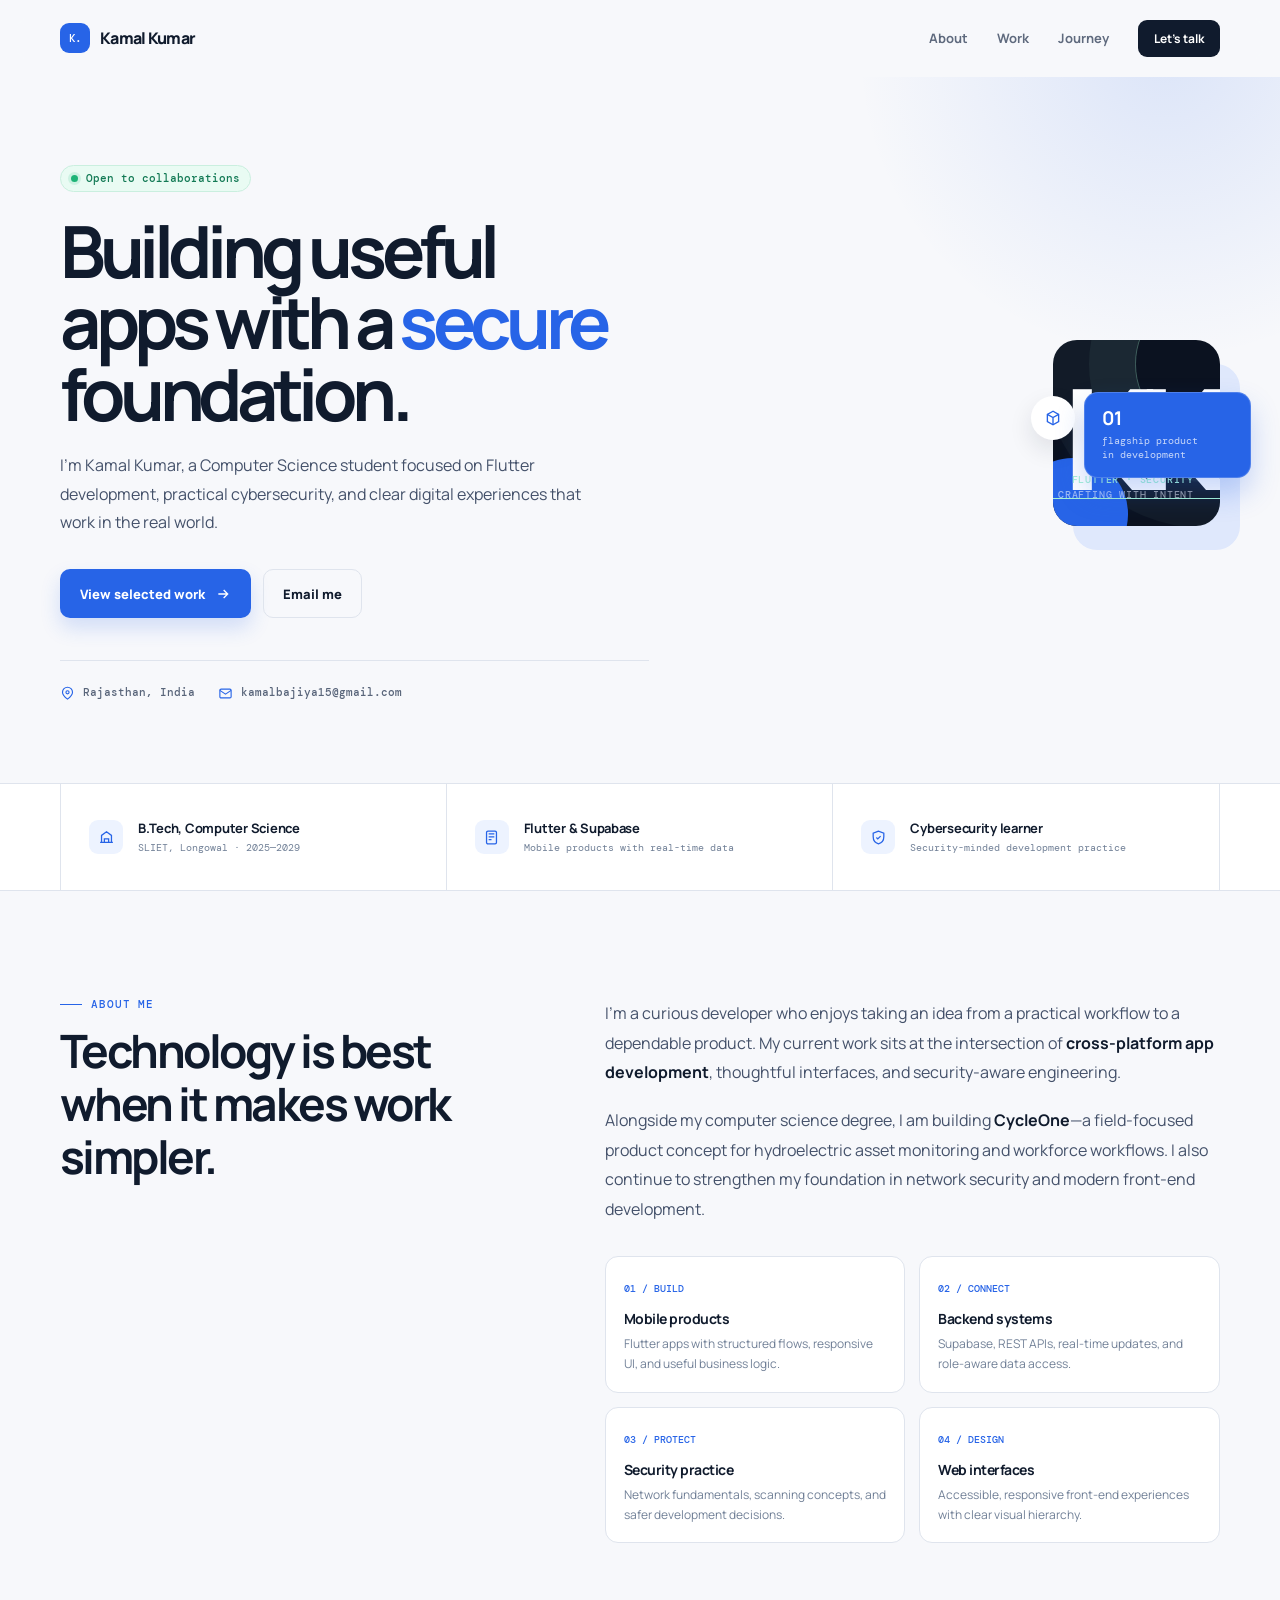
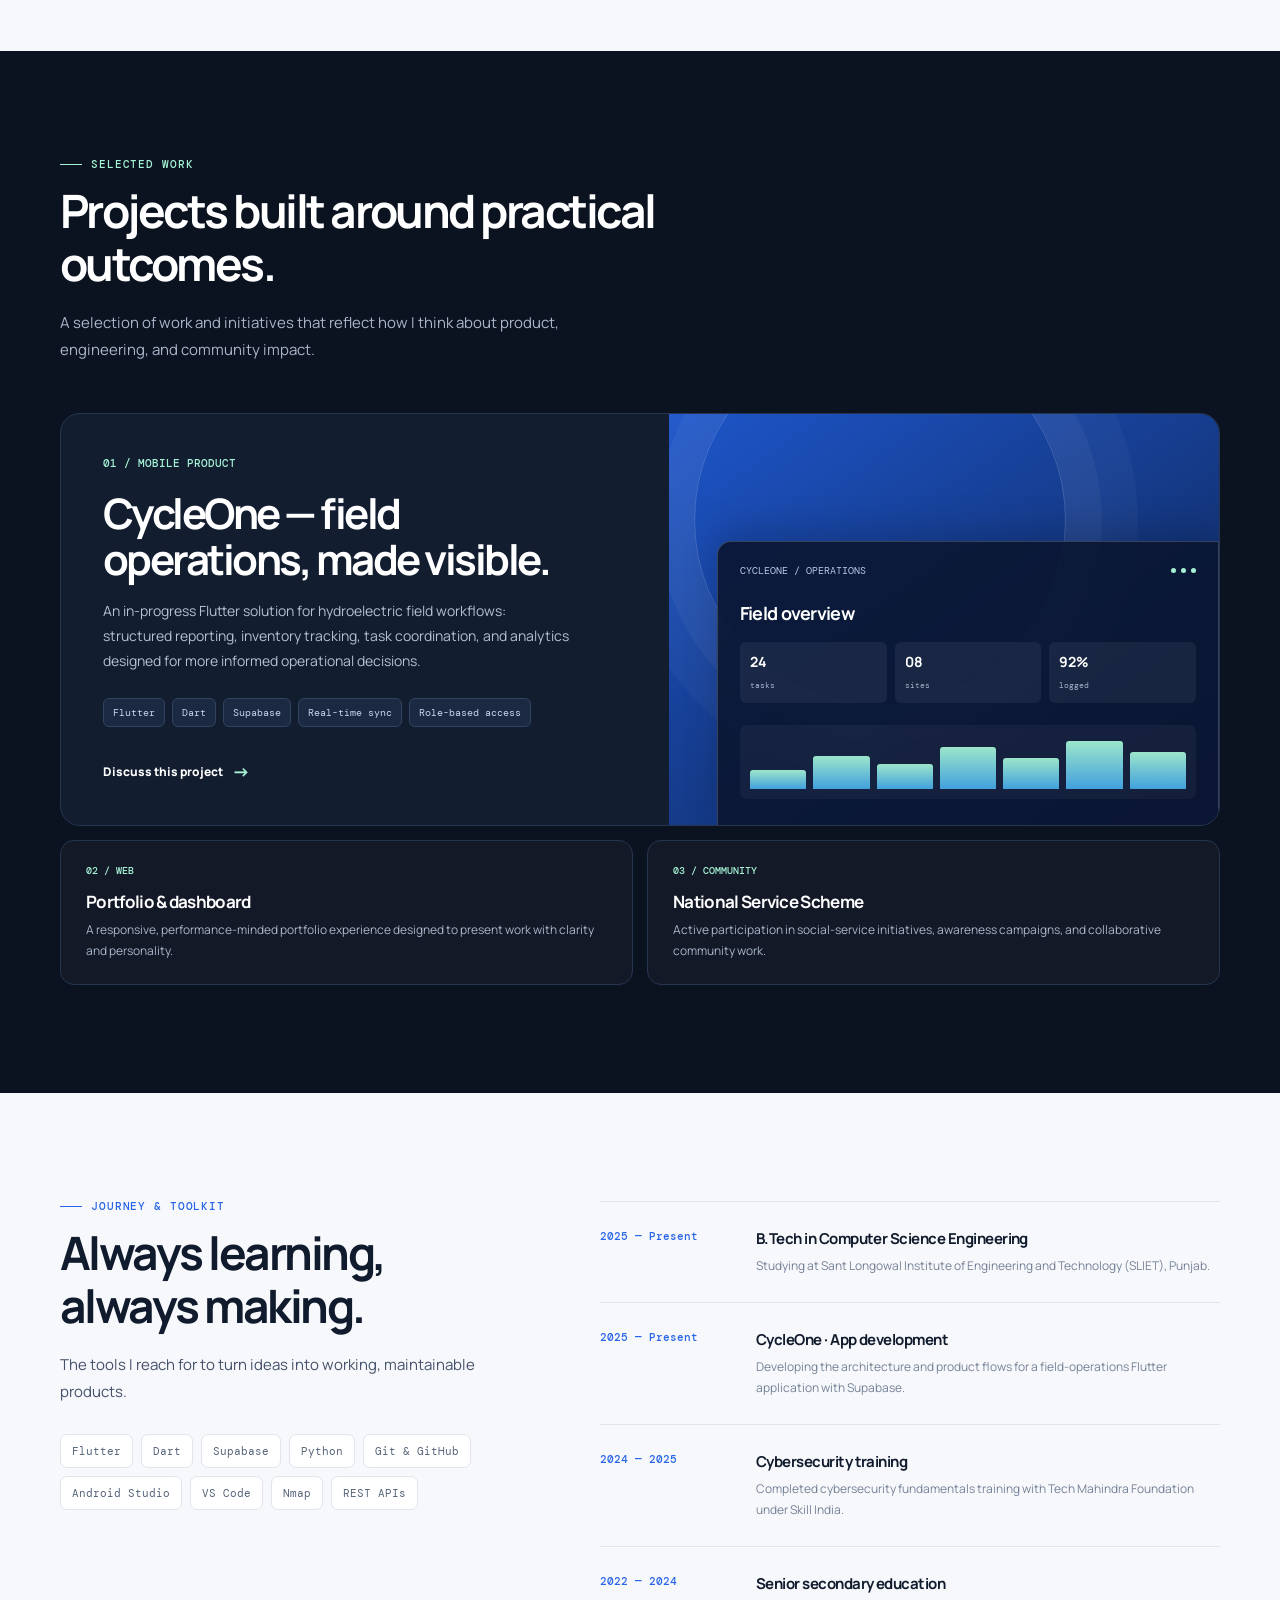
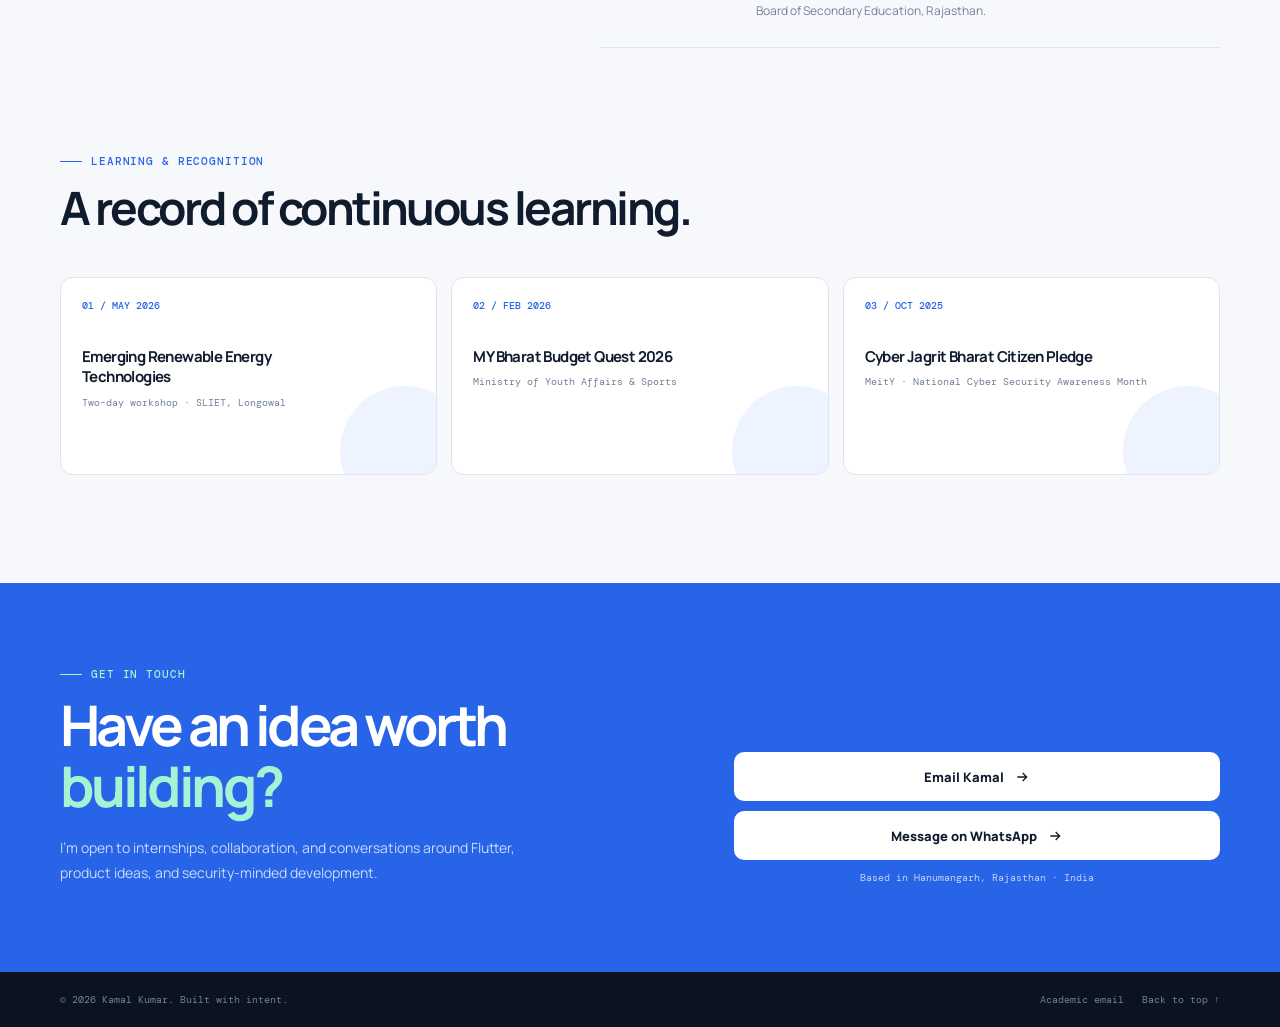
<file: index.html>
<!doctype html>
<html lang="en">
<head>
  <meta charset="UTF-8">
  <meta name="viewport" content="width=device-width, initial-scale=1.0">
  <meta name="description" content="Kamal Kumar is a Computer Science student building reliable Flutter applications and secure digital experiences.">
  <meta name="theme-color" content="#0b1220">
  <title>Kamal Kumar — Flutter Developer & Cybersecurity Learner</title>
  <link rel="preconnect" href="https://fonts.googleapis.com">
  <link rel="preconnect" href="https://fonts.gstatic.com" crossorigin>
  <link href="https://fonts.googleapis.com/css2?family=DM+Mono:wght@400;500&family=Manrope:wght@400;500;600;700;800&display=swap" rel="stylesheet">
  <style>
    :root {
      --ink: #101b2d;
      --ink-soft: #44516a;
      --paper: #f7f8fb;
      --white: #fff;
      --line: #dfe4ed;
      --blue: #2764e7;
      --blue-deep: #1743ae;
      --mint: #a5f2d4;
      --navy: #0b1220;
      --mono: "DM Mono", monospace;
      --sans: "Manrope", sans-serif;
    }

    * { box-sizing: border-box; }
    html { scroll-behavior: smooth; }
    body {
      margin: 0;
      color: var(--ink);
      background: var(--paper);
      font-family: var(--sans);
      -webkit-font-smoothing: antialiased;
    }
    a { color: inherit; text-decoration: none; }
    button, input, textarea { font: inherit; }
    button { cursor: pointer; }
    ::selection { color: #fff; background: var(--blue); }

    .container { width: min(1160px, calc(100% - 48px)); margin: 0 auto; }
    .eyebrow {
      display: flex;
      align-items: center;
      gap: 9px;
      margin: 0 0 15px;
      color: var(--blue);
      font: 500 11px/1 var(--mono);
      letter-spacing: .08em;
      text-transform: uppercase;
    }
    .eyebrow::before { width: 22px; height: 1px; content: ""; background: currentColor; }
    .section-heading { max-width: 650px; margin: 0; font-size: clamp(29px, 4vw, 46px); line-height: 1.15; letter-spacing: -.055em; }
    .section-copy { max-width: 530px; margin: 18px 0 0; color: var(--ink-soft); font-size: 15px; line-height: 1.8; }

    .site-header {
      position: sticky;
      z-index: 20;
      top: 0;
      background: rgba(247, 248, 251, .86);
      border-bottom: 1px solid transparent;
      backdrop-filter: blur(14px);
      transition: border-color .2s, box-shadow .2s;
    }
    .site-header.scrolled { border-color: var(--line); box-shadow: 0 4px 24px rgba(16, 27, 45, .04); }
    .nav { display: flex; align-items: center; justify-content: space-between; height: 76px; }
    .brand { display: inline-flex; align-items: center; gap: 10px; font-weight: 800; letter-spacing: -.045em; }
    .brand-mark { display: grid; width: 30px; height: 30px; place-items: center; color: #fff; background: var(--blue); border-radius: 9px; font: 500 11px/1 var(--mono); letter-spacing: -.12em; }
    .nav-links { display: flex; gap: 29px; align-items: center; color: #5f6a7e; font-size: 13px; font-weight: 700; }
    .nav-links a { transition: color .2s; }
    .nav-links a:hover { color: var(--blue); }
    .nav-cta { padding: 10px 16px; color: #fff; background: var(--ink); border-radius: 9px; font-size: 12px; font-weight: 700; transition: transform .2s, background .2s; }
    .nav-cta:hover { background: var(--blue); transform: translateY(-1px); }
    .menu-button { display: none; padding: 7px; color: var(--ink); background: transparent; border: 0; }
    .menu-button svg { display: block; }

    .hero { position: relative; overflow: hidden; padding: 88px 0 82px; }
    .hero::after { position: absolute; z-index: -1; top: -350px; right: -210px; width: 650px; height: 650px; content: ""; background: radial-gradient(circle, rgba(39,100,231,.13), rgba(39,100,231,0) 67%); pointer-events: none; }
    .hero-grid { display: grid; grid-template-columns: 1.08fr .92fr; gap: 70px; align-items: center; }
    .availability { display: inline-flex; align-items: center; gap: 8px; padding: 7px 10px; color: #137a55; background: #e9fbf3; border: 1px solid #caefdf; border-radius: 100px; font: 500 11px/1 var(--mono); }
    .availability i { display: block; width: 7px; height: 7px; background: #1db477; border-radius: 100%; box-shadow: 0 0 0 3px rgba(29,180,119,.14); }
    h1 { max-width: 680px; margin: 23px 0 22px; font-size: clamp(43px, 5.7vw, 72px); line-height: .99; letter-spacing: -.075em; }
    h1 .accent { color: var(--blue); }
    .hero-copy { max-width: 550px; margin: 0; color: var(--ink-soft); font-size: 16px; line-height: 1.8; }
    .hero-actions { display: flex; gap: 12px; align-items: center; margin-top: 32px; }
    .button { display: inline-flex; gap: 10px; align-items: center; justify-content: center; min-height: 49px; padding: 0 19px; border: 1px solid transparent; border-radius: 10px; font-size: 13px; font-weight: 800; transition: transform .2s, box-shadow .2s, border-color .2s, background .2s; }
    .button svg { width: 16px; height: 16px; }
    .button-primary { color: #fff; background: var(--blue); box-shadow: 0 10px 20px rgba(39,100,231,.18); }
    .button-primary:hover { background: var(--blue-deep); box-shadow: 0 13px 24px rgba(39,100,231,.26); transform: translateY(-2px); }
    .button-secondary { color: var(--ink); background: transparent; border-color: var(--line); }
    .button-secondary:hover { background: #fff; border-color: #bdc8d9; transform: translateY(-2px); }
    .quick-info { display: flex; gap: 23px; margin-top: 42px; padding-top: 24px; border-top: 1px solid var(--line); }
    .quick-item { display: flex; gap: 8px; align-items: center; color: #59657a; font: 500 11px/1.45 var(--mono); }
    .quick-item svg { width: 15px; height: 15px; color: var(--blue); }

    .portrait-wrap { position: relative; max-width: 420px; margin-left: auto; }
    .portrait { position: relative; display: flex; aspect-ratio: .9; align-items: center; justify-content: center; overflow: hidden; color: #fff; background: var(--navy); border-radius: 24px; box-shadow: 20px 24px 0 #dfe8fc; }
    .portrait::before { position: absolute; top: -26%; right: -35%; width: 85%; aspect-ratio: 1; content: ""; border: 1px solid rgba(165,242,212,.34); border-radius: 50%; box-shadow: 0 0 0 46px rgba(165,242,212,.06), 0 0 0 92px rgba(165,242,212,.04); }
    .portrait::after { position: absolute; bottom: -24%; left: -22%; width: 67%; aspect-ratio: 1; content: ""; background: var(--blue); border-radius: 50%; }
    .portrait-initials { position: relative; z-index: 1; padding: 13px 10px 5px; border-bottom: 1px solid var(--mint); font-size: clamp(82px, 12vw, 140px); font-weight: 800; line-height: .8; letter-spacing: -.14em; }
    .portrait-label { position: absolute; z-index: 2; right: 26px; bottom: 24px; color: var(--mint); font: 500 10px/1.5 var(--mono); letter-spacing: .08em; text-align: right; text-transform: uppercase; }
    .portrait-label span { display: block; color: rgba(255,255,255,.55); }
    .orbit-dot { position: absolute; z-index: 3; top: 56px; left: -22px; display: grid; width: 44px; height: 44px; place-items: center; color: var(--blue); background: #fff; border-radius: 50%; box-shadow: 0 10px 25px rgba(16,27,45,.11); }
    .orbit-dot svg { width: 18px; }
    .experience-card { position: absolute; z-index: 3; right: -31px; bottom: 48px; width: 167px; padding: 15px 17px; color: #fff; background: var(--blue); border: 1px solid rgba(255,255,255,.18); border-radius: 14px; box-shadow: 0 15px 28px rgba(39,100,231,.25); }
    .experience-card strong { display: block; font-size: 19px; line-height: 1.1; letter-spacing: -.055em; }
    .experience-card span { display: block; margin-top: 5px; color: rgba(255,255,255,.75); font: 10px/1.4 var(--mono); }

    .credentials { border-top: 1px solid var(--line); border-bottom: 1px solid var(--line); background: #fff; }
    .credentials-inner { display: grid; grid-template-columns: repeat(3, 1fr); }
    .credential { display: flex; gap: 15px; align-items: center; min-height: 106px; padding: 24px 28px; border-right: 1px solid var(--line); }
    .credential:first-child { border-left: 1px solid var(--line); }
    .credential-icon { display: grid; flex: 0 0 auto; width: 34px; height: 34px; place-items: center; color: var(--blue); background: #edf3ff; border-radius: 9px; }
    .credential-icon svg { width: 17px; }
    .credential strong { display: block; font-size: 13px; letter-spacing: -.02em; }
    .credential span { display: block; margin-top: 4px; color: #718097; font: 10px/1.45 var(--mono); }

    section { padding: 108px 0; }
    .intro-layout { display: grid; grid-template-columns: .85fr 1.15fr; gap: 90px; align-items: start; }
    .intro-content > p { margin: 0; color: var(--ink-soft); font-size: 16px; line-height: 1.85; }
    .intro-content > p + p { margin-top: 18px; }
    .intro-content strong { color: var(--ink); }
    .skills { display: grid; grid-template-columns: repeat(2, 1fr); gap: 14px; margin-top: 32px; }
    .skill { padding: 18px; background: #fff; border: 1px solid var(--line); border-radius: 13px; transition: transform .2s, box-shadow .2s; }
    .skill:hover { box-shadow: 0 14px 27px rgba(16,27,45,.06); transform: translateY(-3px); }
    .skill-index { color: var(--blue); font: 500 10px var(--mono); }
    .skill h3 { margin: 12px 0 6px; font-size: 14px; letter-spacing: -.035em; }
    .skill p { margin: 0; color: #718097; font-size: 12px; line-height: 1.65; }

    .work { background: var(--navy); color: #fff; }
    .work .eyebrow { color: var(--mint); }
    .work .section-heading { color: #fff; }
    .work .section-copy { color: #aab6ca; }
    .project-feature { display: grid; grid-template-columns: 1.05fr .95fr; gap: 0; margin-top: 50px; overflow: hidden; background: #121d30; border: 1px solid #263650; border-radius: 20px; }
    .project-content { padding: 42px; }
    .project-number { color: var(--mint); font: 500 11px var(--mono); }
    .project-content h3 { max-width: 470px; margin: 20px 0 15px; font-size: clamp(28px, 3.5vw, 42px); line-height: 1.1; letter-spacing: -.06em; }
    .project-content p { max-width: 470px; margin: 0; color: #b4c0d3; font-size: 14px; line-height: 1.8; }
    .tags { display: flex; flex-wrap: wrap; gap: 7px; margin-top: 25px; }
    .tag { padding: 7px 9px; color: #c7d5ed; background: #1b2a42; border: 1px solid #31445f; border-radius: 6px; font: 10px var(--mono); }
    .project-link { display: inline-flex; gap: 9px; align-items: center; margin-top: 32px; color: #fff; font-size: 12px; font-weight: 800; }
    .project-link::after { content: "→"; color: var(--mint); font-size: 18px; transition: transform .2s; }
    .project-link:hover::after { transform: translateX(4px); }
    .project-visual { position: relative; min-height: 385px; overflow: hidden; background: linear-gradient(145deg, #1d55c9, #0e224d); }
    .project-visual::before { position: absolute; top: -80px; left: 25px; width: 370px; height: 370px; content: ""; border: 1px solid rgba(255,255,255,.18); border-radius: 50%; box-shadow: 0 0 0 36px rgba(255,255,255,.04), 0 0 0 72px rgba(255,255,255,.03); }
    .dashboard { position: absolute; right: 0; bottom: 0; left: 48px; height: 284px; padding: 22px; background: rgba(10,22,48,.9); border: 1px solid rgba(255,255,255,.18); border-bottom: 0; border-radius: 14px 0 0 0; box-shadow: 0 -12px 35px rgba(0,0,0,.17); }
    .dash-top { display: flex; align-items: center; justify-content: space-between; color: #b8c6e2; font: 10px var(--mono); }
    .dash-dots { display: flex; gap: 5px; }
    .dash-dots i { display: block; width: 5px; height: 5px; background: #a5f2d4; border-radius: 50%; }
    .dash-title { margin-top: 24px; color: #fff; font-size: 18px; font-weight: 700; letter-spacing: -.04em; }
    .dash-stats { display: grid; grid-template-columns: repeat(3, 1fr); gap: 8px; margin-top: 17px; }
    .dash-stat { padding: 10px; background: rgba(255,255,255,.06); border-radius: 6px; }
    .dash-stat b { display: block; font-size: 14px; }
    .dash-stat span { color: #a5b4ce; font: 8px var(--mono); }
    .chart { display: flex; gap: 7px; align-items: end; height: 74px; margin-top: 22px; padding: 10px; background: rgba(255,255,255,.04); border-radius: 7px; }
    .chart i { display: block; flex: 1; background: linear-gradient(#a5f2d4, #44a9e7); border-radius: 3px 3px 0 0; opacity: .94; }
    .project-grid { display: grid; grid-template-columns: repeat(2, 1fr); gap: 14px; margin-top: 14px; }
    .small-project { padding: 23px 25px; background: rgba(255,255,255,.03); border: 1px solid #263650; border-radius: 14px; }
    .small-project .project-number { font-size: 10px; }
    .small-project h3 { margin: 13px 0 7px; font-size: 17px; letter-spacing: -.04em; }
    .small-project p { margin: 0; color: #aab6ca; font-size: 12px; line-height: 1.7; }

    .journey-grid { display: grid; grid-template-columns: .83fr 1.17fr; gap: 100px; align-items: start; }
    .tool-list { display: flex; flex-wrap: wrap; gap: 8px; margin-top: 29px; }
    .tool { padding: 9px 11px; background: #fff; border: 1px solid var(--line); border-radius: 7px; color: #56647a; font: 11px var(--mono); }
    .timeline { border-top: 1px solid var(--line); }
    .timeline-item { display: grid; grid-template-columns: 130px 1fr; gap: 26px; padding: 26px 0; border-bottom: 1px solid var(--line); }
    .timeline-date { color: var(--blue); font: 500 11px/1.5 var(--mono); }
    .timeline-item h3 { margin: 0 0 7px; font-size: 15px; letter-spacing: -.035em; }
    .timeline-item p { max-width: 500px; margin: 0; color: #748197; font-size: 12px; line-height: 1.7; }

    .certifications { padding-top: 0; }
    .certificate-grid { display: grid; grid-template-columns: repeat(3, 1fr); gap: 14px; margin-top: 42px; }
    .certificate { position: relative; min-height: 198px; padding: 21px; overflow: hidden; background: #fff; border: 1px solid var(--line); border-radius: 13px; }
    .certificate::after { position: absolute; right: -34px; bottom: -42px; width: 130px; height: 130px; content: ""; background: #edf3ff; border-radius: 50%; }
    .certificate-index { position: relative; z-index: 1; color: var(--blue); font: 500 10px var(--mono); }
    .certificate h3 { position: relative; z-index: 1; max-width: 230px; margin: 35px 0 7px; font-size: 15px; line-height: 1.35; letter-spacing: -.04em; }
    .certificate p { position: relative; z-index: 1; margin: 0; color: #738097; font: 10px/1.5 var(--mono); }

    .contact { padding: 86px 0; color: #fff; background: var(--blue); }
    .contact-grid { display: grid; grid-template-columns: 1.1fr .9fr; gap: 80px; align-items: end; }
    .contact .eyebrow { color: var(--mint); }
    .contact h2 { max-width: 640px; margin: 0; color: #fff; font-size: clamp(35px, 4.6vw, 56px); line-height: 1.08; letter-spacing: -.065em; }
    .contact h2 span { color: var(--mint); }
    .contact-copy { max-width: 500px; margin: 19px 0 0; color: rgba(255,255,255,.76); font-size: 14px; line-height: 1.8; }
    .contact-actions { display: flex; flex-direction: column; align-items: stretch; gap: 10px; }
    .contact .button { color: var(--ink); background: #fff; }
    .contact .button:hover { background: var(--mint); }
    .contact-note { color: rgba(255,255,255,.72); font: 10px/1.55 var(--mono); text-align: center; }
    .site-footer { padding: 21px 0; color: #718097; background: var(--navy); }
    .footer-inner { display: flex; align-items: center; justify-content: space-between; font: 10px var(--mono); }
    .footer-links { display: flex; gap: 18px; }
    .footer-links a:hover { color: #fff; }

    .reveal { opacity: 0; transform: translateY(16px); transition: opacity .65s ease, transform .65s ease; }
    .reveal.visible { opacity: 1; transform: translateY(0); }

    @media (max-width: 850px) {
      .nav-links { position: absolute; top: 76px; right: 0; left: 0; display: none; flex-direction: column; gap: 0; align-items: stretch; padding: 12px 24px 20px; background: rgba(247,248,251,.98); border-bottom: 1px solid var(--line); box-shadow: 0 14px 18px rgba(16,27,45,.06); }
      .nav-links.open { display: flex; }
      .nav-links a { padding: 12px 0; }
      .nav-cta { margin-top: 6px; text-align: center; }
      .menu-button { display: block; }
      .hero { padding-top: 62px; }
      .hero-grid, .intro-layout, .journey-grid, .contact-grid { grid-template-columns: 1fr; gap: 52px; }
      .portrait-wrap { width: min(100% - 25px, 380px); margin: 0 auto; }
      .credentials-inner { grid-template-columns: 1fr; }
      .credential, .credential:first-child { min-height: 88px; border-right: 0; border-left: 0; border-bottom: 1px solid var(--line); }
      .credential:last-child { border-bottom: 0; }
      .project-feature { grid-template-columns: 1fr; }
      .project-visual { min-height: 335px; }
      .contact-actions { max-width: 390px; }
    }
    @media (max-width: 560px) {
      .container { width: min(100% - 32px, 1160px); }
      .nav { height: 67px; }
      .nav-links { top: 67px; }
      .hero { padding: 50px 0 62px; }
      h1 { font-size: 45px; }
      .hero-copy { font-size: 14px; }
      .hero-actions, .quick-info { flex-wrap: wrap; }
      .button { min-height: 46px; padding: 0 15px; }
      .quick-info { gap: 13px 19px; }
      .experience-card { right: -13px; bottom: 27px; }
      .orbit-dot { top: 25px; left: -15px; }
      section { padding: 76px 0; }
      .skills, .project-grid, .certificate-grid { grid-template-columns: 1fr; }
      .project-content { padding: 29px 24px; }
      .dashboard { left: 23px; padding: 17px; }
      .dash-title { margin-top: 18px; }
      .timeline-item { grid-template-columns: 1fr; gap: 8px; }
      .footer-inner { gap: 14px; align-items: flex-start; flex-direction: column; }
    }
  </style>
</head>
<body>
  <header class="site-header" id="top">
    <div class="container nav">
      <a class="brand" href="#top" aria-label="Kamal Kumar home"><span class="brand-mark">K.</span> Kamal Kumar</a>
      <button class="menu-button" id="menuButton" aria-label="Open navigation" aria-expanded="false">
        <svg viewBox="0 0 24 24" fill="none" stroke="currentColor" stroke-width="2" aria-hidden="true"><path d="M4 7h16M4 12h16M4 17h16"/></svg>
      </button>
      <nav class="nav-links" id="navLinks" aria-label="Main navigation">
        <a href="#about">About</a>
        <a href="#work">Work</a>
        <a href="#journey">Journey</a>
        <a href="#contact" class="nav-cta">Let's talk</a>
      </nav>
    </div>
  </header>

  <main>
    <section class="hero">
      <div class="container hero-grid">
        <div class="reveal">
          <div class="availability"><i></i> Open to collaborations</div>
          <h1>Building useful apps with a <span class="accent">secure</span> foundation.</h1>
          <p class="hero-copy">I'm Kamal Kumar, a Computer Science student focused on Flutter development, practical cybersecurity, and clear digital experiences that work in the real world.</p>
          <div class="hero-actions">
            <a class="button button-primary" href="#work">View selected work <svg viewBox="0 0 24 24" fill="none" stroke="currentColor" stroke-width="2" aria-hidden="true"><path d="M5 12h14M13 6l6 6-6 6"/></svg></a>
            <a class="button button-secondary" href="mailto:kamalbajiya15@gmail.com">Email me</a>
          </div>
          <div class="quick-info">
            <span class="quick-item"><svg viewBox="0 0 24 24" fill="none" stroke="currentColor" stroke-width="1.8" aria-hidden="true"><path d="M20 10c0 5-8 11-8 11S4 15 4 10a8 8 0 1 1 16 0Z"/><circle cx="12" cy="10" r="2.5"/></svg> Rajasthan, India</span>
            <span class="quick-item"><svg viewBox="0 0 24 24" fill="none" stroke="currentColor" stroke-width="1.8" aria-hidden="true"><rect x="3" y="5" width="18" height="14" rx="2"/><path d="m3 7 9 6 9-6"/></svg> kamalbajiya15@gmail.com</span>
          </div>
        </div>
        <div class="portrait-wrap reveal">
          <div class="orbit-dot" aria-hidden="true"><svg viewBox="0 0 24 24" fill="none" stroke="currentColor" stroke-width="1.8"><path d="M12 3 4.5 7.1v9.8L12 21l7.5-4.1V7.1L12 3Z"/><path d="m4.5 7.1 7.5 4.2 7.5-4.2M12 11.3V21"/></svg></div>
          <div class="portrait">
            <div class="portrait-initials">KK</div>
            <div class="portrait-label">Flutter · Security<span>Crafting with intent</span></div>
          </div>
          <div class="experience-card"><strong>01</strong><span>flagship product<br>in development</span></div>
        </div>
      </div>
    </section>

    <div class="credentials">
      <div class="container credentials-inner">
        <div class="credential">
          <div class="credential-icon"><svg viewBox="0 0 24 24" fill="none" stroke="currentColor" stroke-width="1.8"><path d="M3 19h18M5 19V9l7-5 7 5v10M9 19v-5h6v5"/></svg></div>
          <div><strong>B.Tech, Computer Science</strong><span>SLIET, Longowal · 2025—2029</span></div>
        </div>
        <div class="credential">
          <div class="credential-icon"><svg viewBox="0 0 24 24" fill="none" stroke="currentColor" stroke-width="1.8"><rect x="5" y="3" width="14" height="18" rx="2"/><path d="M8 7h8M8 11h8M8 15h4"/></svg></div>
          <div><strong>Flutter & Supabase</strong><span>Mobile products with real-time data</span></div>
        </div>
        <div class="credential">
          <div class="credential-icon"><svg viewBox="0 0 24 24" fill="none" stroke="currentColor" stroke-width="1.8"><path d="M12 3 4.5 6v5c0 4.6 3.2 8.8 7.5 10 4.3-1.2 7.5-5.4 7.5-10V6L12 3Z"/><path d="m9 12 2 2 4-4"/></svg></div>
          <div><strong>Cybersecurity learner</strong><span>Security-minded development practice</span></div>
        </div>
      </div>
    </div>

    <section id="about">
      <div class="container intro-layout">
        <div class="reveal">
          <p class="eyebrow">About me</p>
          <h2 class="section-heading">Technology is best when it makes work simpler.</h2>
        </div>
        <div class="intro-content reveal">
          <p>I'm a curious developer who enjoys taking an idea from a practical workflow to a dependable product. My current work sits at the intersection of <strong>cross-platform app development</strong>, thoughtful interfaces, and security-aware engineering.</p>
          <p>Alongside my computer science degree, I am building <strong>CycleOne</strong>—a field-focused product concept for hydroelectric asset monitoring and workforce workflows. I also continue to strengthen my foundation in network security and modern front-end development.</p>
          <div class="skills">
            <article class="skill"><span class="skill-index">01 / BUILD</span><h3>Mobile products</h3><p>Flutter apps with structured flows, responsive UI, and useful business logic.</p></article>
            <article class="skill"><span class="skill-index">02 / CONNECT</span><h3>Backend systems</h3><p>Supabase, REST APIs, real-time updates, and role-aware data access.</p></article>
            <article class="skill"><span class="skill-index">03 / PROTECT</span><h3>Security practice</h3><p>Network fundamentals, scanning concepts, and safer development decisions.</p></article>
            <article class="skill"><span class="skill-index">04 / DESIGN</span><h3>Web interfaces</h3><p>Accessible, responsive front-end experiences with clear visual hierarchy.</p></article>
          </div>
        </div>
      </div>
    </section>

    <section class="work" id="work">
      <div class="container">
        <div class="reveal">
          <p class="eyebrow">Selected work</p>
          <h2 class="section-heading">Projects built around practical outcomes.</h2>
          <p class="section-copy">A selection of work and initiatives that reflect how I think about product, engineering, and community impact.</p>
        </div>
        <article class="project-feature reveal">
          <div class="project-content">
            <div class="project-number">01 / MOBILE PRODUCT</div>
            <h3>CycleOne — field operations, made visible.</h3>
            <p>An in-progress Flutter solution for hydroelectric field workflows: structured reporting, inventory tracking, task coordination, and analytics designed for more informed operational decisions.</p>
            <div class="tags"><span class="tag">Flutter</span><span class="tag">Dart</span><span class="tag">Supabase</span><span class="tag">Real-time sync</span><span class="tag">Role-based access</span></div>
            <a class="project-link" href="#contact">Discuss this project</a>
          </div>
          <div class="project-visual" aria-label="Stylised dashboard preview for CycleOne">
            <div class="dashboard">
              <div class="dash-top"><span>CYCLEONE / OPERATIONS</span><span class="dash-dots"><i></i><i></i><i></i></span></div>
              <div class="dash-title">Field overview</div>
              <div class="dash-stats"><div class="dash-stat"><b>24</b><span>tasks</span></div><div class="dash-stat"><b>08</b><span>sites</span></div><div class="dash-stat"><b>92%</b><span>logged</span></div></div>
              <div class="chart"><i style="height:36%"></i><i style="height:62%"></i><i style="height:46%"></i><i style="height:78%"></i><i style="height:57%"></i><i style="height:90%"></i><i style="height:68%"></i></div>
            </div>
          </div>
        </article>
        <div class="project-grid reveal">
          <article class="small-project"><div class="project-number">02 / WEB</div><h3>Portfolio & dashboard</h3><p>A responsive, performance-minded portfolio experience designed to present work with clarity and personality.</p></article>
          <article class="small-project"><div class="project-number">03 / COMMUNITY</div><h3>National Service Scheme</h3><p>Active participation in social-service initiatives, awareness campaigns, and collaborative community work.</p></article>
        </div>
      </div>
    </section>

    <section id="journey">
      <div class="container journey-grid">
        <div class="reveal">
          <p class="eyebrow">Journey & toolkit</p>
          <h2 class="section-heading">Always learning, always making.</h2>
          <p class="section-copy">The tools I reach for to turn ideas into working, maintainable products.</p>
          <div class="tool-list"><span class="tool">Flutter</span><span class="tool">Dart</span><span class="tool">Supabase</span><span class="tool">Python</span><span class="tool">Git & GitHub</span><span class="tool">Android Studio</span><span class="tool">VS Code</span><span class="tool">Nmap</span><span class="tool">REST APIs</span></div>
        </div>
        <div class="timeline reveal">
          <article class="timeline-item"><div class="timeline-date">2025 — Present</div><div><h3>B.Tech in Computer Science Engineering</h3><p>Studying at Sant Longowal Institute of Engineering and Technology (SLIET), Punjab.</p></div></article>
          <article class="timeline-item"><div class="timeline-date">2025 — Present</div><div><h3>CycleOne · App development</h3><p>Developing the architecture and product flows for a field-operations Flutter application with Supabase.</p></div></article>
          <article class="timeline-item"><div class="timeline-date">2024 — 2025</div><div><h3>Cybersecurity training</h3><p>Completed cybersecurity fundamentals training with Tech Mahindra Foundation under Skill India.</p></div></article>
          <article class="timeline-item"><div class="timeline-date">2022 — 2024</div><div><h3>Senior secondary education</h3><p>Board of Secondary Education, Rajasthan.</p></div></article>
        </div>
      </div>
    </section>

    <section class="certifications">
      <div class="container">
        <div class="reveal"><p class="eyebrow">Learning & recognition</p><h2 class="section-heading">A record of continuous learning.</h2></div>
        <div class="certificate-grid reveal">
          <article class="certificate"><div class="certificate-index">01 / MAY 2026</div><h3>Emerging Renewable Energy Technologies</h3><p>Two-day workshop · SLIET, Longowal</p></article>
          <article class="certificate"><div class="certificate-index">02 / FEB 2026</div><h3>MY Bharat Budget Quest 2026</h3><p>Ministry of Youth Affairs & Sports</p></article>
          <article class="certificate"><div class="certificate-index">03 / OCT 2025</div><h3>Cyber Jagrit Bharat Citizen Pledge</h3><p>MeitY · National Cyber Security Awareness Month</p></article>
        </div>
      </div>
    </section>

    <section class="contact" id="contact">
      <div class="container contact-grid">
        <div class="reveal">
          <p class="eyebrow">Get in touch</p>
          <h2>Have an idea worth <span>building?</span></h2>
          <p class="contact-copy">I'm open to internships, collaboration, and conversations around Flutter, product ideas, and security-minded development.</p>
        </div>
        <div class="contact-actions reveal">
          <a class="button" href="mailto:kamalbajiya15@gmail.com?subject=Let's%20work%20together">Email Kamal <svg viewBox="0 0 24 24" fill="none" stroke="currentColor" stroke-width="2" aria-hidden="true"><path d="M5 12h14M13 6l6 6-6 6"/></svg></a>
          <a class="button" href="https://wa.me/919358081082" target="_blank" rel="noopener">Message on WhatsApp <svg viewBox="0 0 24 24" fill="none" stroke="currentColor" stroke-width="2" aria-hidden="true"><path d="M5 12h14M13 6l6 6-6 6"/></svg></a>
          <div class="contact-note">Based in Hanumangarh, Rajasthan · India</div>
        </div>
      </div>
    </section>
  </main>

  <footer class="site-footer">
    <div class="container footer-inner"><span>© <span id="year"></span> Kamal Kumar. Built with intent.</span><div class="footer-links"><a href="mailto:kamal_254034051@sliet.ac.in">Academic email</a><a href="#top">Back to top ↑</a></div></div>
  </footer>

  <script>
    const header = document.querySelector('.site-header');
    const menuButton = document.getElementById('menuButton');
    const navLinks = document.getElementById('navLinks');
    document.getElementById('year').textContent = new Date().getFullYear();

    window.addEventListener('scroll', () => header.classList.toggle('scrolled', window.scrollY > 8), { passive: true });
    menuButton.addEventListener('click', () => {
      const isOpen = navLinks.classList.toggle('open');
      menuButton.setAttribute('aria-expanded', isOpen);
      menuButton.setAttribute('aria-label', isOpen ? 'Close navigation' : 'Open navigation');
    });
    navLinks.querySelectorAll('a').forEach(link => link.addEventListener('click', () => {
      navLinks.classList.remove('open');
      menuButton.setAttribute('aria-expanded', 'false');
      menuButton.setAttribute('aria-label', 'Open navigation');
    }));
    const observer = new IntersectionObserver(entries => entries.forEach(entry => {
      if (entry.isIntersecting) { entry.target.classList.add('visible'); observer.unobserve(entry.target); }
    }), { threshold: .12 });
    document.querySelectorAll('.reveal').forEach(element => observer.observe(element));
  </script>
</body>
</html>
</file>
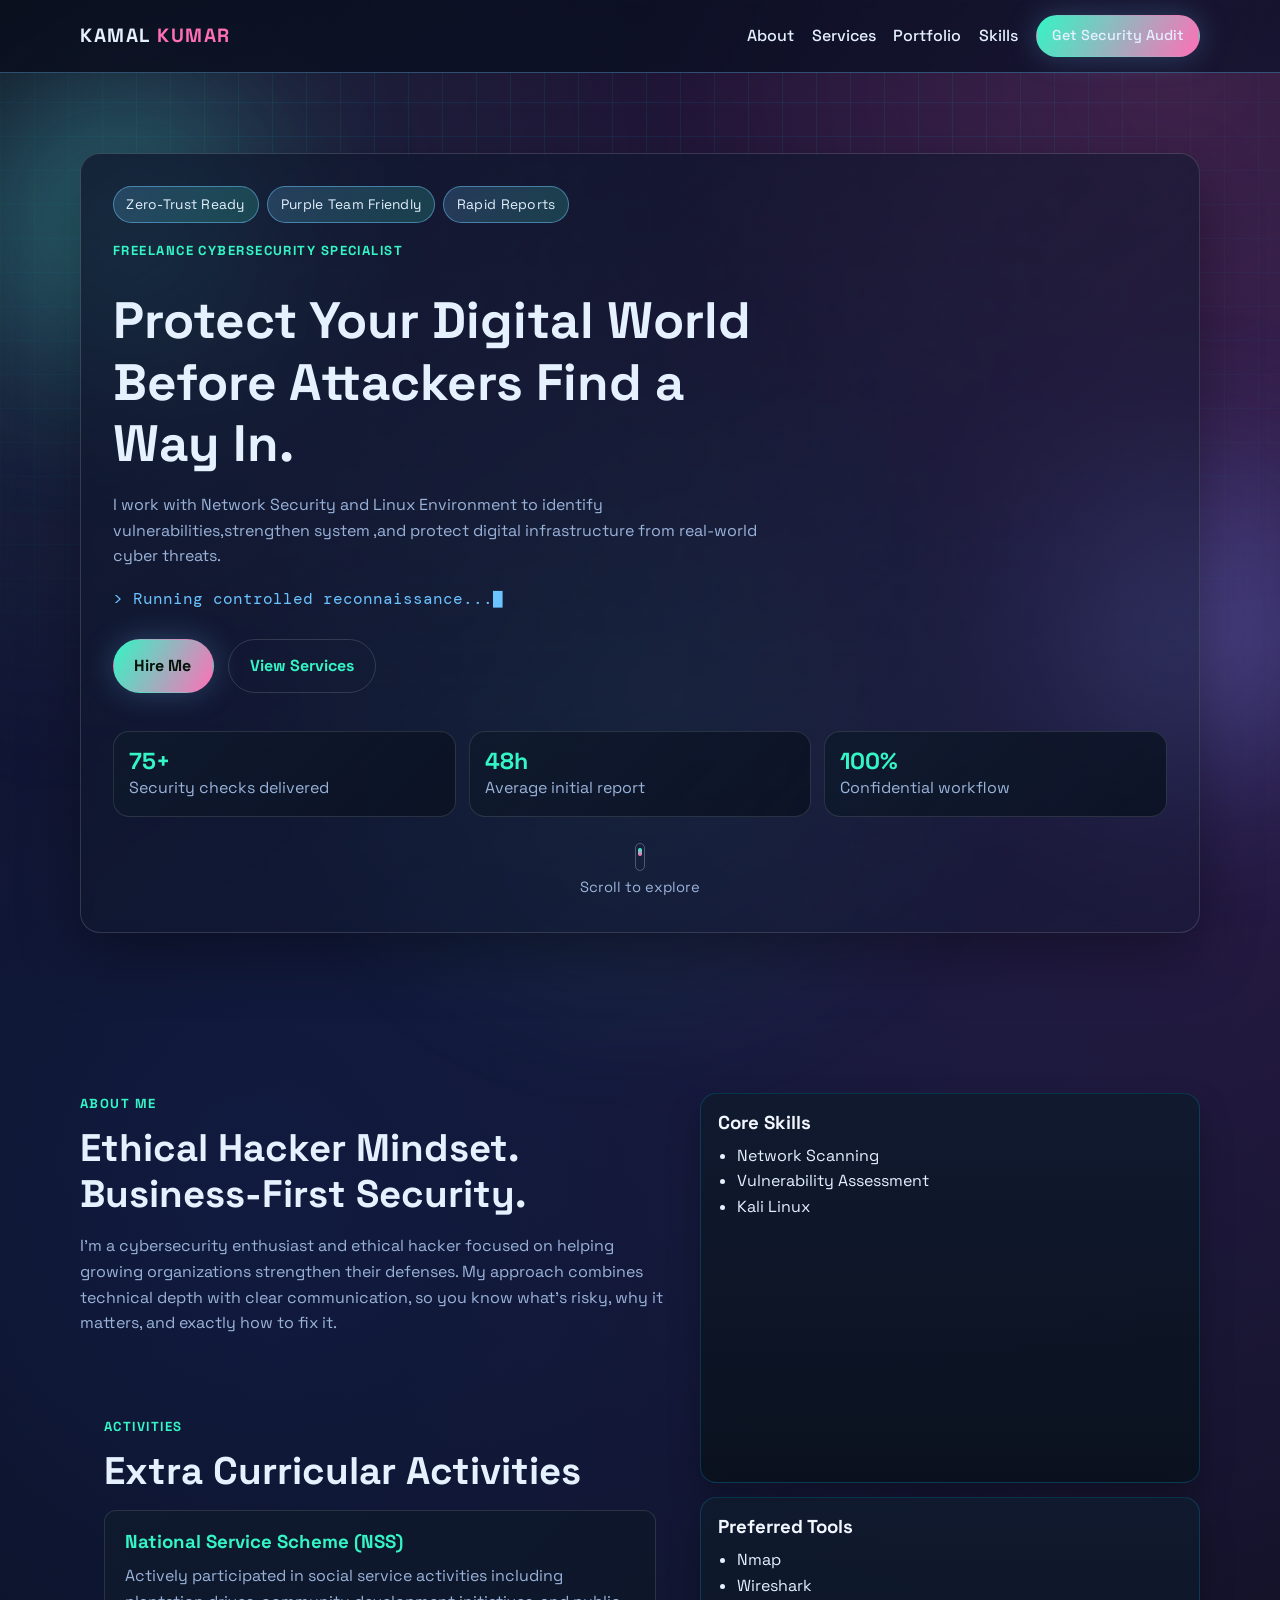
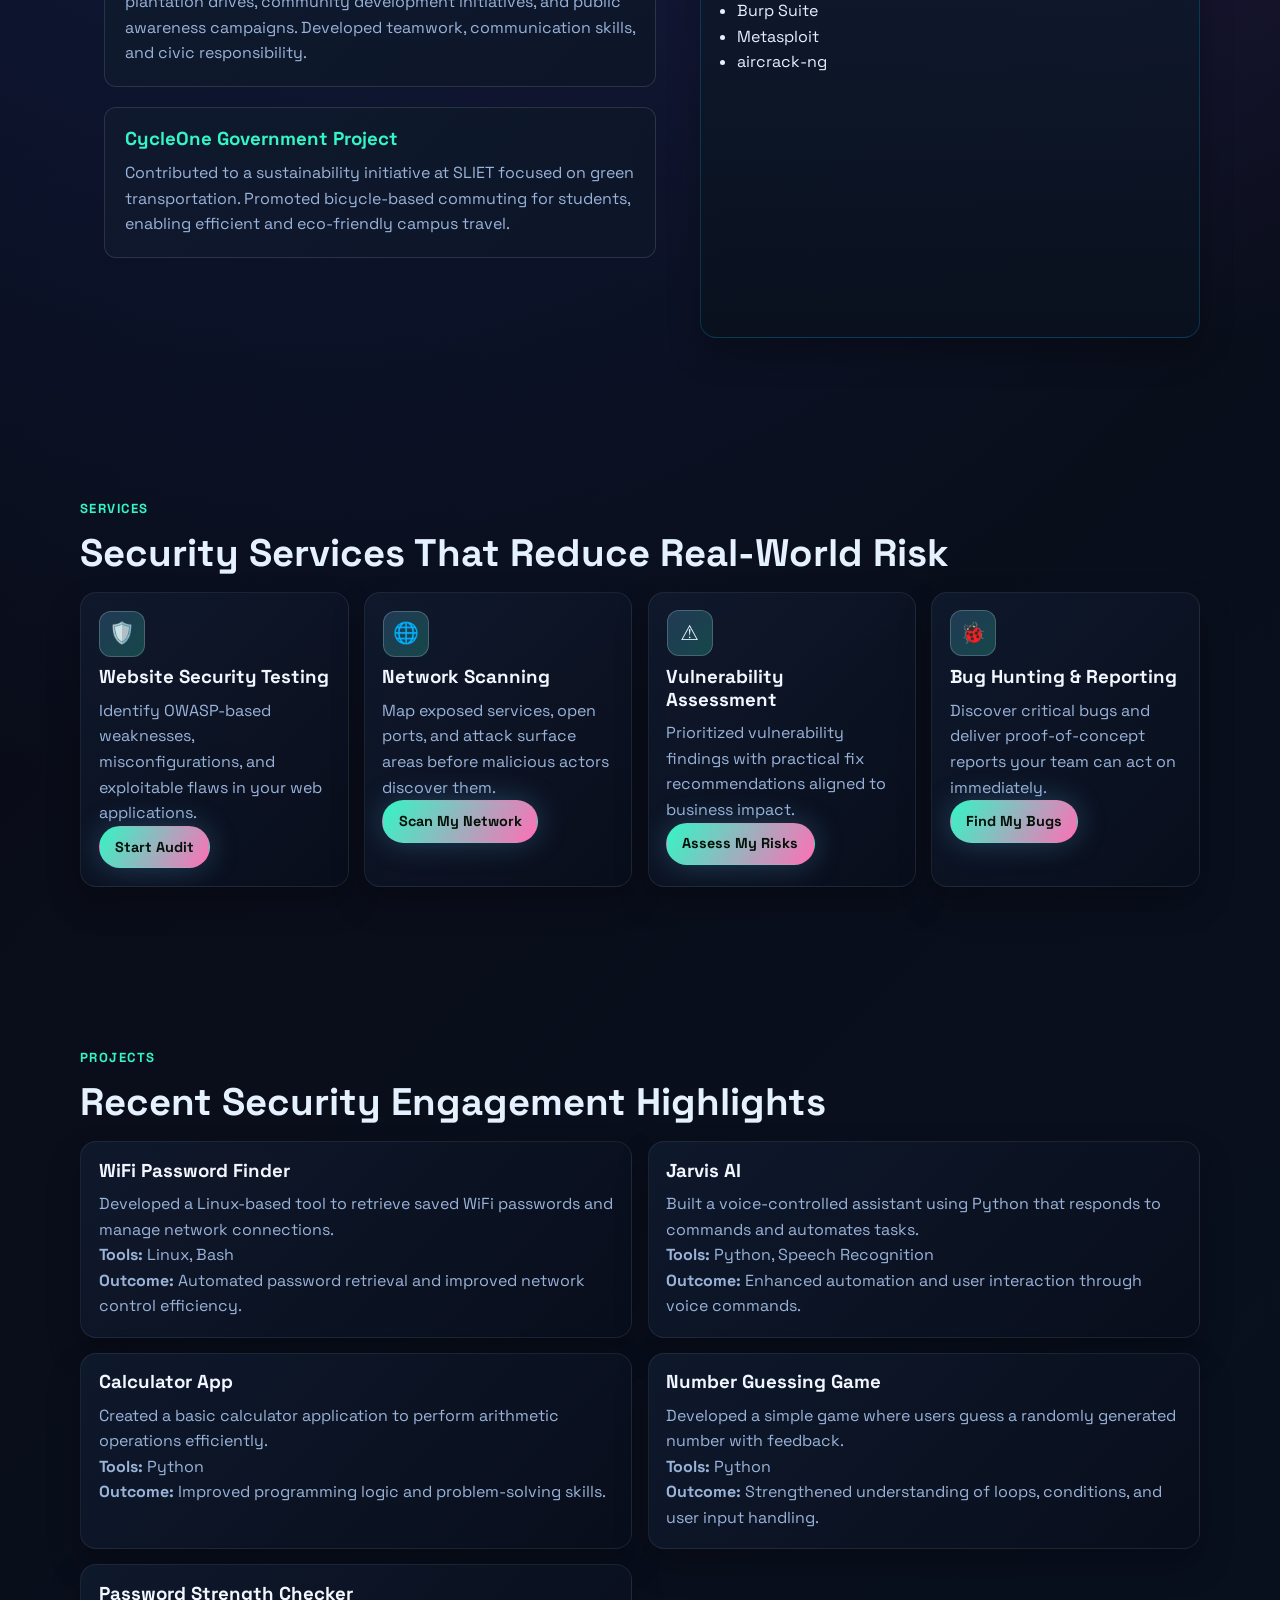
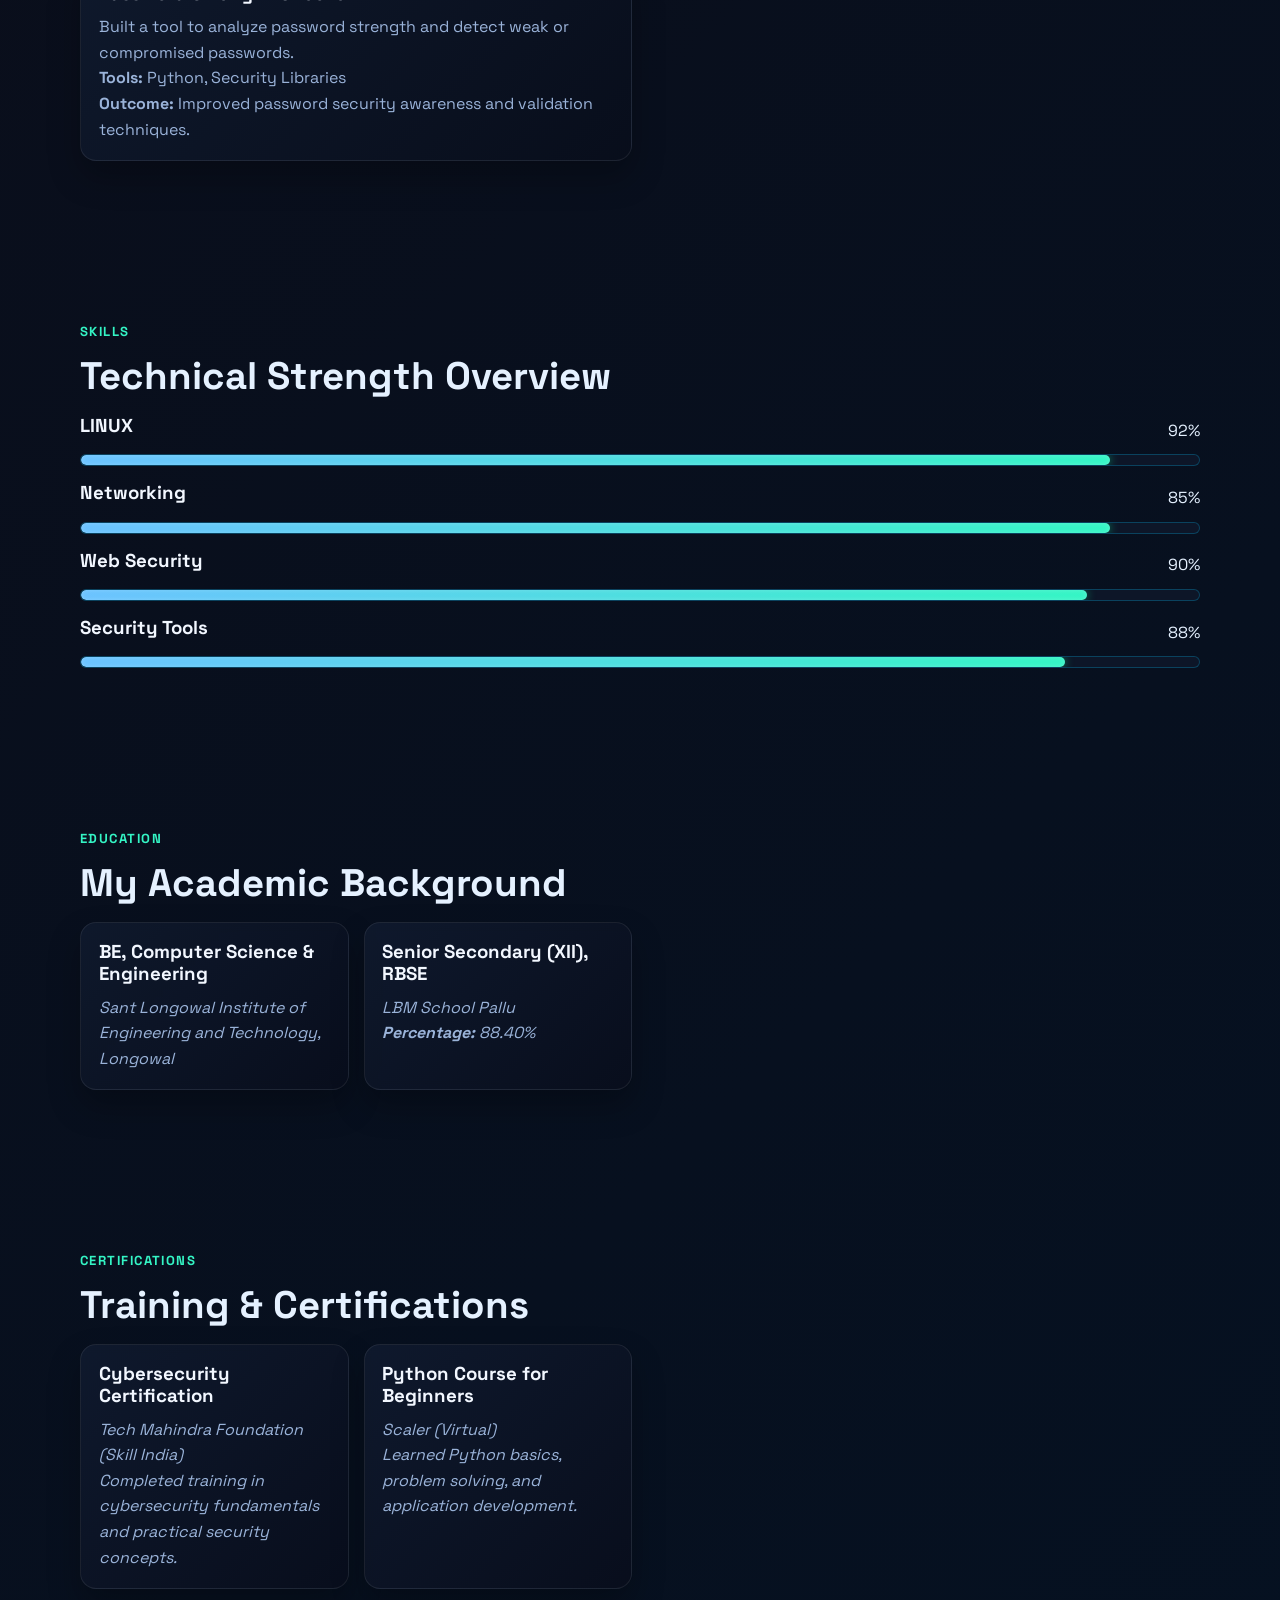
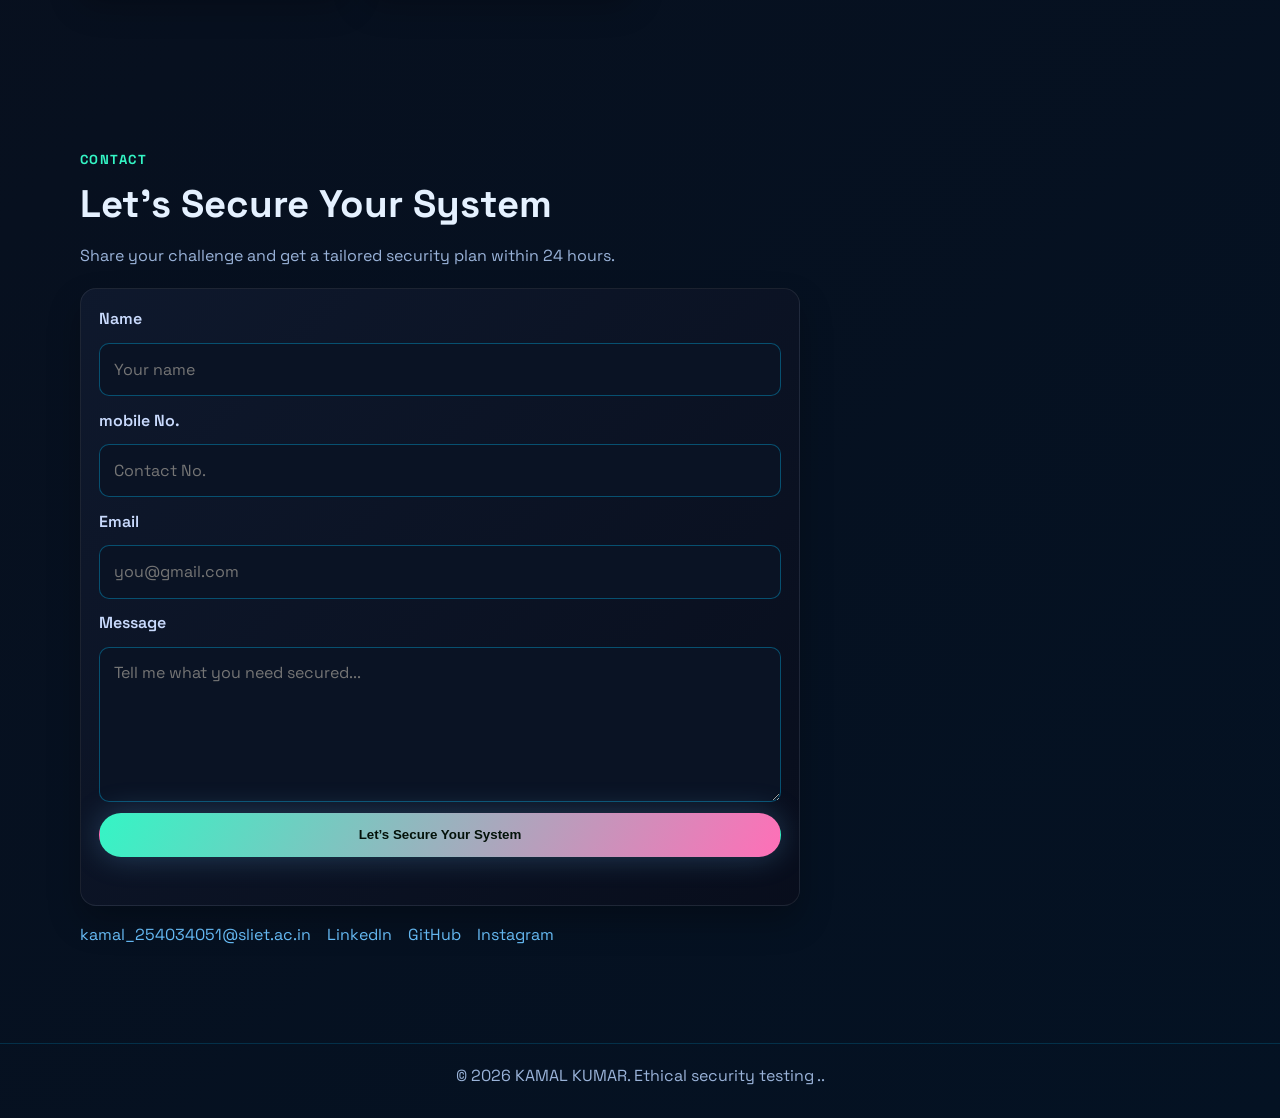
<file: Basic/index.html>
<!DOCTYPE html>
<html lang="en">
<head>
  <meta charset="UTF-8" />
  <meta name="viewport" content="width=device-width, initial-scale=1.0" />
  <meta name="description" content="Cybersecurity freelancer portfolio offering website security testing, network scanning, vulnerability assessments, and bug hunting for startups and small businesses." />
  <meta name="keywords" content="cybersecurity freelancer, security audit, vulnerability assessment, network scanning, website security testing" />
  <meta name="author" content="CipherShield" />
  <title>KAMAL KUMAR | Cybersecurity Freelancer</title>
  <link rel="preconnect" href="https://fonts.googleapis.com" />
  <link rel="preconnect" href="https://fonts.gstatic.com" crossorigin />
  <link href="https://fonts.googleapis.com/css2?family=Space+Grotesk:wght@400;500;600;700&family=DM+Mono:wght@300;400;500&display=swap" rel="stylesheet" />
  <link rel="stylesheet" href="styles.css" />
</head>
<body>
  <div class="bg-grid" aria-hidden="true"></div>
  <div class="orb orb-left" aria-hidden="true"></div>
  <div class="orb orb-right" aria-hidden="true"></div>
  <div class="scanline" aria-hidden="true"></div>

  <header class="site-header">
    <nav class="container nav">
      <a href="#hero" class="logo">KAMAL<span>KUMAR</span></a>
      <button class="menu-toggle" aria-label="Open navigation menu" aria-expanded="false">☰</button>
      <ul class="nav-links" id="nav-links">
        <li><a href="#about">About</a></li>
        <li><a href="#services">Services</a></li>
        <li><a href="#portfolio">Portfolio</a></li>
        <li><a href="#skills">Skills</a></li>
        <li><a href="#contact" class="btn btn-sm">Get Security Audit</a></li>
      </ul>
    </nav>
  </header>

  <main>
    <section id="hero" class="hero section">
      <div class="container hero-content reveal">
        <div class="hero-tags">
          <span class="pill">Zero-Trust Ready</span>
          <span class="pill">Purple Team Friendly</span>
          <span class="pill">Rapid Reports</span>
        </div>
        <p class="eyebrow">Freelance Cybersecurity Specialist</p>
        <h1>Protect Your Digital World Before Attackers Find a Way In.</h1>
        <p class="hero-subheadline">
          I work with Network Security and Linux Environment to identify vulnerabilities,strengthen system ,and protect digital infrastructure from real-world cyber threats.
        
        </p>
        <p class="typing-line">&gt; <span id="typing-text"></span><span class="cursor">█</span></p>
        <div class="hero-cta">
          <a href="#contact" class="btn">Hire Me</a>
          <a href="#services" class="btn btn-outline">View Services</a>
        </div>
        <div class="hero-stats">
          <article>
            <h3>75+</h3>
            <p>Security checks delivered</p>
          </article>
          <article>
            <h3>48h</h3>
            <p>Average initial report</p>
          </article>
          <article>
            <h3>100%</h3>
            <p>Confidential workflow</p>
          </article>
        </div>
        <div class="scroll-indicator" aria-hidden="true">
          <span></span>
          <p>Scroll to explore</p>
        </div>
      </div>
    </section>

    <section id="about" class="section">
      <div class="container two-col reveal">
        <div>
          <p class="eyebrow">About Me</p>
          <h2>Ethical Hacker Mindset. Business-First Security.</h2>
          <p>
            I’m a cybersecurity enthusiast and ethical hacker focused on helping growing organizations strengthen their defenses.
            My approach combines technical depth with clear communication, so you know what’s risky, why it matters,
            and exactly how to fix it.
          </p>
         <section id="extra" class="section">
  <div class="container reveal">
    <p class="eyebrow">Activities</p>
    <h2>Extra Curricular Activities</h2>

    <div class="extra-container">

      <div class="extra-box">
        <h3>National Service Scheme (NSS)</h3>
        <p>
          Actively participated in social service activities including plantation drives, 
          community development initiatives, and public awareness campaigns. 
          Developed teamwork, communication skills, and civic responsibility.
        </p>
      </div>

      <div class="extra-box">
        <h3>CycleOne Government Project</h3>
        <p>
          Contributed to a sustainability initiative at SLIET focused on green transportation. 
          Promoted bicycle-based commuting for students, enabling efficient and eco-friendly campus travel.
        </p>
      </div>

    </div>
  </div>
</section>
        </div>
        <div class="about-panels">
          <article class="panel">
            <h3>Core Skills</h3>
            <ul>
              <li>Network Scanning</li>
              <li>Vulnerability Assessment</li>
              <li>Kali Linux</li>
            </ul>
          </article>
          <article class="panel">
            <h3>Preferred Tools</h3>
            <ul>
              <li>Nmap</li>
              <li>Wireshark</li>
              <li>Burp Suite</li>
              <li>Metasploit</li>
              <li>aircrack-ng</li>
            </ul>
          </article>
        </div>
      </div>
    </section>

    <section id="services" class="section">
      <div class="container reveal">
        <p class="eyebrow">Services</p>
        <h2>Security Services That Reduce Real-World Risk</h2>
        <div class="card-grid">
          <article class="card">
            <div class="icon">🛡️</div>
            <h3>Website Security Testing</h3>
            <p>Identify OWASP-based weaknesses, misconfigurations, and exploitable flaws in your web applications.</p>
            <a href="#contact" class="btn btn-sm">Start Audit</a>
          </article>
          <article class="card">
            <div class="icon">🌐</div>
            <h3>Network Scanning</h3>
            <p>Map exposed services, open ports, and attack surface areas before malicious actors discover them.</p>
            <a href="#contact" class="btn btn-sm">Scan My Network</a>
          </article>
          <article class="card">
            <div class="icon">⚠️</div>
            <h3>Vulnerability Assessment</h3>
            <p>Prioritized vulnerability findings with practical fix recommendations aligned to business impact.</p>
            <a href="#contact" class="btn btn-sm">Assess My Risks</a>
          </article>
          <article class="card">
            <div class="icon">🐞</div>
            <h3>Bug Hunting & Reporting</h3>
            <p>Discover critical bugs and deliver proof-of-concept reports your team can act on immediately.</p>
            <a href="#contact" class="btn btn-sm">Find My Bugs</a>
          </article>
        </div>
      </div>
    </section>

    <section id="portfolio" class="section">
      <div class="container reveal">
        <p class="eyebrow">Projects</p>
        <h2>Recent Security Engagement Highlights</h2>
        <div class="portfolio-grid">
          <article class="project-card">
            <h3>WiFi Password Finder</h3>
  <p>Developed a Linux-based tool to retrieve saved WiFi passwords and manage network connections.</p>
  <p><strong>Tools:</strong> Linux, Bash</p>
  <p><strong>Outcome:</strong> Automated password retrieval and improved network control efficiency.</p>
</article>

<article class="project-card">
  <h3>Jarvis AI</h3>
  <p>Built a voice-controlled assistant using Python that responds to commands and automates tasks.</p>
  <p><strong>Tools:</strong> Python, Speech Recognition</p>
  <p><strong>Outcome:</strong> Enhanced automation and user interaction through voice commands.</p>
</article>

<article class="project-card">
  <h3>Calculator App</h3>
  <p>Created a basic calculator application to perform arithmetic operations efficiently.</p>
  <p><strong>Tools:</strong> Python</p>
  <p><strong>Outcome:</strong> Improved programming logic and problem-solving skills.</p>
</article>

<article class="project-card">
  <h3>Number Guessing Game</h3>
  <p>Developed a simple game where users guess a randomly generated number with feedback.</p>
  <p><strong>Tools:</strong> Python</p>
  <p><strong>Outcome:</strong> Strengthened understanding of loops, conditions, and user input handling.</p>
</article>

<article class="project-card">
  <h3>Password Strength Checker</h3>
  <p>Built a tool to analyze password strength and detect weak or compromised passwords.</p>
  <p><strong>Tools:</strong> Python, Security Libraries</p>
  <p><strong>Outcome:</strong> Improved password security awareness and validation techniques.</p>
</article>
        </div>
      </div>
    </section>

    <section id="skills" class="section">
      <div class="container reveal">
        <p class="eyebrow">Skills</p>
        <h2>Technical Strength Overview</h2>
        <div class="skills-list">
          <article class="skill-row">
            <div class="skill-head"><h3>LINUX</h3><span>92%</span></div>
            <div class="progress"><span data-width="92"></span></div>
          </article>
          <article class="skill-row">
            <div class="skill-head"><h3>Networking</h3><span>85%</span></div>
            <div class="progress"><span data-width="92"></span></div>
          </article>
          <article class="skill-row">
            <div class="skill-head"><h3>Web Security</h3><span>90%</span></div>
            <div class="progress"><span data-width="90"></span></div>
          </article>
          <article class="skill-row">
            <div class="skill-head"><h3>Security Tools</h3><span>88%</span></div>
            <div class="progress"><span data-width="88"></span></div>
          </article>
        </div>
      </div>
    </section>

    <section id="education" class="section">
  <div class="container reveal">
    <p class="eyebrow">Education</p>
    <h2>My Academic Background</h2>

    <div class="card-grid">

      <article class="card quote-card">
        <h3>BE, Computer Science & Engineering</h3>
        <p>Sant Longowal Institute of Engineering and Technology, Longowal</p>
      </article>

      <article class="card quote-card">
        <h3>Senior Secondary (XII), RBSE</h3>
        <p>LBM School Pallu</p>
        <p><strong>Percentage:</strong> 88.40%</p>
      </article>

    </div>
  </div>
</section>


<section id="certifications" class="section">
  <div class="container reveal">
    <p class="eyebrow">Certifications</p>
    <h2>Training & Certifications</h2>

    <div class="card-grid">

      <article class="card quote-card">
        <h3>Cybersecurity Certification</h3>
        <p>Tech Mahindra Foundation (Skill India)</p>
        <p>Completed training in cybersecurity fundamentals and practical security concepts.</p>
      </article>

      <article class="card quote-card">
        <h3>Python Course for Beginners</h3>
        <p>Scaler (Virtual)</p>
        <p>Learned Python basics, problem solving, and application development.</p>
      </article>

    </div>
  </div>
</section>

    <section id="contact" class="section contact">
      <div class="container reveal">
        <p class="eyebrow">Contact</p>
        <h2>Let’s Secure Your System</h2>
        <p class="contact-lead">Share your challenge and get a tailored security plan within 24 hours.</p>

        <form id="contact-form" class="contact-form" novalidate>
          <label for="name">Name</label>
          <input id="name" name="name" type="text" placeholder="Your name" required />

          <label for="email">mobile No.</label>
          <input id="email" name="email" type="email" placeholder="Contact No." required />
          <label for="email">Email</label>
          <input id="email" name="email" type="email" placeholder="you@gmail.com" required />

          <label for="message">Message</label>
          <textarea id="message" name="message" rows="5" placeholder="Tell me what you need secured..." required></textarea>

          <button type="submit" class="btn">Let’s Secure Your System</button>
          <p id="form-status" class="form-status" aria-live="polite"></p>
        </form>

        <div class="contact-links">
          <a href="mailto:kamalbajiya15@gmail.com">kamal_254034051@sliet.ac.in</a>
          <a href="https://www.linkedin.com/in/ kamal-kumar-65a6b3372" target="_blank" rel="noopener noreferrer">LinkedIn</a>
          <a href="https://github.com/KAMAL704" target="_blank" rel="noopener noreferrer">GitHub</a>
          <a href="https://www.instagram.com/kamal_kumar_kansar/" target="_blank" rel="noopener noreferrer">Instagram</a>
          
        </div>
      </div>
    </section>
  </main>

  <footer class="site-footer">
    <div class="container">
      <p>© <span id="year"></span> KAMAL KUMAR. Ethical security testing ..</p>
    </div>
  </footer>

  <script src="script.js" defer></script>
</body>
</html>
</file>
<file: Basic/styles.css>
:root {
  --bg: #05050c;
  --bg-soft: #0b0f1f;
  --card: rgba(18, 24, 44, 0.82);
  --text: #e5f1ff;
  --muted: #9ab3d9;
  --accent-green: #34f5c5;
  --accent-blue: #6bc3ff;
  --accent-pink: #ff6fb7;
  --danger: #ff5f73;
  --border: rgba(255, 255, 255, 0.14);
  --shadow-glow: 0 0 30px rgba(111, 195, 255, 0.26);
  --radius: 16px;
}

* {
  box-sizing: border-box;
  margin: 0;
  padding: 0;
}

html {
  scroll-behavior: smooth;
}

body {
  font-family: "Space Grotesk", "Inter", system-ui, -apple-system, Segoe UI, Roboto, sans-serif;
  background: radial-gradient(circle at 20% 20%, #101b3f 0%, transparent 25%),
    radial-gradient(circle at 80% 10%, #341f53 0%, transparent 25%),
    linear-gradient(135deg, #05050c 0%, #0a0e1b 40%, #041223 100%);
  color: var(--text);
  line-height: 1.6;
  overflow-x: hidden;
  position: relative;
}

body::before {
  content: "";
  position: fixed;
  inset: -20%;
  background: radial-gradient(circle at 20% 30%, rgba(111, 195, 255, 0.12), transparent 35%),
    radial-gradient(circle at 80% 20%, rgba(255, 111, 183, 0.12), transparent 30%),
    radial-gradient(circle at 50% 70%, rgba(52, 245, 197, 0.1), transparent 32%);
  filter: blur(30px);
  z-index: -3;
  animation: aurora 22s ease-in-out infinite alternate;
}

.scanline {
  position: fixed;
  inset: 0;
  background: linear-gradient(rgba(255, 255, 255, 0.04), rgba(255, 255, 255, 0.02));
  mix-blend-mode: soft-light;
  pointer-events: none;
  opacity: 0.4;
  animation: shimmer 12s linear infinite;
  z-index: -1;
}

.bg-grid {
  position: fixed;
  inset: 0;
  pointer-events: none;
  z-index: -1;
  background-image:
    linear-gradient(rgba(0, 194, 255, 0.08) 1px, transparent 1px),
    linear-gradient(90deg, rgba(0, 255, 157, 0.07) 1px, transparent 1px);
  background-size: 34px 34px;
  mask-image: radial-gradient(circle at 50% 25%, black 40%, transparent 90%);
  animation: pulseGrid 6s ease-in-out infinite alternate;
}

.orb {
  position: fixed;
  width: 340px;
  height: 340px;
  filter: blur(90px);
  opacity: 0.7;
  z-index: -2;
  animation: drift 14s ease-in-out infinite;
}

.orb-left {
  top: 6%;
  left: -4%;
  background: radial-gradient(circle, rgba(111, 195, 255, 0.8), rgba(52, 245, 197, 0.55), transparent 70%);
}

.orb-right {
  bottom: 12%;
  right: -6%;
  background: radial-gradient(circle, rgba(255, 111, 183, 0.75), rgba(86, 141, 255, 0.65), transparent 70%);
  animation-delay: 3s;
}

@keyframes pulseGrid {
  0% {
    opacity: 0.45;
    transform: scale(1);
  }
  100% {
    opacity: 0.75;
    transform: scale(1.05);
  }
}

@keyframes drift {
  0%, 100% { transform: translate3d(0, 0, 0) scale(1); }
  50% { transform: translate3d(12px, -18px, 0) scale(1.1); }
}

@keyframes aurora {
  0% { background-position: 0% 50%; }
  50% { background-position: 100% 50%; }
  100% { background-position: 0% 50%; }
}

@keyframes gradientPulse {
  0% { filter: drop-shadow(0 0 10px rgba(111, 195, 255, 0.3)); }
  50% { filter: drop-shadow(0 0 18px rgba(255, 111, 183, 0.45)); }
  100% { filter: drop-shadow(0 0 10px rgba(111, 195, 255, 0.3)); }
}

@keyframes slideInLeft {
  from {
    opacity: 0;
    transform: translateX(-30px);
  }
  to {
    opacity: 1;
    transform: translateX(0);
  }
}

@keyframes slideInRight {
  from {
    opacity: 0;
    transform: translateX(30px);
  }
  to {
    opacity: 1;
    transform: translateX(0);
  }
}

@keyframes scaleIn {
  from {
    opacity: 0;
    transform: scale(0.95);
  }
  to {
    opacity: 1;
    transform: scale(1);
  }
}

@keyframes float {
  0%, 100% {
    transform: translateY(0px);
  }
  50% {
    transform: translateY(-12px);
  }
}

@keyframes rotateIcon {
  0% {
    transform: rotate(0deg) scale(1);
  }
  50% {
    transform: rotate(5deg) scale(1.05);
  }
  100% {
    transform: rotate(0deg) scale(1);
  }
}

@keyframes fadeInUp {
  from {
    opacity: 0;
    transform: translateY(20px);
  }
  to {
    opacity: 1;
    transform: translateY(0);
  }
}

@keyframes pulse {
  0%, 100% {
    opacity: 1;
  }
  50% {
    opacity: 0.7;
  }
}

.container {
  width: min(1120px, 92%);
  margin-inline: auto;
}

.section {
  padding: 5rem 0;
}

h1,
h2,
h3 {
  line-height: 1.2;
  animation: fadeInUp 0.8s ease-out;
}

h1 {
  font-size: clamp(2rem, 4vw, 3.4rem);
  max-width: 20ch;
}

h2 {
  font-size: clamp(1.6rem, 3vw, 2.4rem);
  margin-bottom: 1rem;
}

p {
  color: var(--muted);
  transition: all 0.3s ease;
}

.card:hover p,
.project-card:hover p {
  color: var(--text);
}

.eyebrow {
  color: var(--accent-green);
  font-weight: 700;
  text-transform: uppercase;
  letter-spacing: 0.11em;
  margin-bottom: 0.7rem;
  font-size: 0.82rem;
  animation: slideInLeft 0.8s ease-out;
}

.site-header {
  position: sticky;
  top: 0;
  z-index: 100;
  backdrop-filter: blur(16px);
  background: linear-gradient(120deg, rgba(10, 15, 30, 0.9), rgba(10, 16, 40, 0.7));
  border-bottom: 1px solid rgba(111, 195, 255, 0.35);
}

.nav {
  display: flex;
  align-items: center;
  justify-content: space-between;
  min-height: 72px;
}

.logo {
  color: var(--text);
  text-decoration: none;
  font-weight: 800;
  font-size: 1.2rem;
  letter-spacing: 0.08em;
  display: inline-flex;
  align-items: center;
  gap: 0.4rem;
  position: relative;
}

.logo span {
  color: var(--accent-pink);
}

.nav-links {
  display: flex;
  align-items: center;
  gap: 1.1rem;
  list-style: none;
}

.nav-links li {
  animation: slideInLeft 0.5s ease-out;
}

.nav-links li:nth-child(1) { animation-delay: 0.05s; }
.nav-links li:nth-child(2) { animation-delay: 0.1s; }
.nav-links li:nth-child(3) { animation-delay: 0.15s; }
.nav-links li:nth-child(4) { animation-delay: 0.2s; }
.nav-links li:nth-child(5) { animation-delay: 0.25s; }

.nav-links a {
  color: var(--text);
  text-decoration: none;
  font-weight: 500;
  position: relative;
}

.nav-links a:hover {
  color: var(--accent-green);
  animation: slideInRight 0.4s ease-out;
}
.nav-links a::after {
  content: "";
  position: absolute;
  left: 0;
  bottom: -6px;
  width: 100%;
  height: 2px;
  background: linear-gradient(90deg, var(--accent-green), var(--accent-pink));
  transform: scaleX(0);
  transform-origin: left;
  transition: transform 0.2s ease;
}

.nav-links a:hover::after {
  transform: scaleX(1);
}

.menu-toggle {
  display: none;
  background: transparent;
  border: 1px solid var(--border);
  color: var(--text);
  padding: 0.45rem 0.65rem;
  border-radius: 8px;
}

.btn {
  display: inline-flex;
  align-items: center;
  justify-content: center;
  gap: 0.4rem;
  border: 1px solid transparent;
  border-radius: 999px;
  padding: 0.82rem 1.3rem;
  color: #04120a;
  background: linear-gradient(120deg, var(--accent-green), var(--accent-pink));
  font-weight: 700;
  text-decoration: none;
  box-shadow: var(--shadow-glow);
  transition: all 0.3s cubic-bezier(0.25, 0.46, 0.45, 0.94);
  position: relative;
  overflow: hidden;
}

.btn::before {
  content: '';
  position: absolute;
  top: 0;
  left: -100%;
  width: 100%;
  height: 100%;
  background: linear-gradient(90deg, transparent, rgba(255, 255, 255, 0.2), transparent);
  transition: left 0.5s ease;
}

.btn:hover::before {
  left: 100%;
}

.btn:hover {
  transform: translateY(-3px) scale(1.05);
  box-shadow: 0 0 40px rgba(0, 255, 157, 0.6), 0 8px 25px rgba(0, 255, 157, 0.3);
  background: linear-gradient(120deg, #7cffd2, var(--accent-green));
}

.btn:active {
  transform: translateY(-1px) scale(0.98);
}

.btn-sm {
  padding: 0.55rem 0.95rem;
  font-size: 0.9rem;
}

.btn-outline {
  background: transparent;
  color: var(--accent-green);
  border-color: var(--border);
  box-shadow: none;
}

.btn-outline:hover {
  background: rgba(0, 255, 157, 0.09);
}

.hero {
  min-height: 92vh;
  display: grid;
  place-items: center;
  position: relative;
}

.hero-content {
  display: grid;
  gap: 1.1rem;
  animation: fadeInUp 1s ease-out;
  background: linear-gradient(145deg, rgba(15, 22, 44, 0.75), rgba(19, 26, 50, 0.4));
  border: 1px solid var(--border);
  border-radius: 20px;
  padding: 2rem;
  box-shadow: 0 20px 60px rgba(0, 0, 0, 0.35);
  backdrop-filter: blur(6px);
}

.hero-tags {
  display: flex;
  flex-wrap: wrap;
  gap: 0.5rem;
}

.pill {
  display: inline-flex;
  align-items: center;
  gap: 0.35rem;
  padding: 0.4rem 0.8rem;
  border-radius: 999px;
  background: linear-gradient(120deg, rgba(111, 195, 255, 0.2), rgba(52, 245, 197, 0.18));
  border: 1px solid rgba(111, 195, 255, 0.5);
  color: var(--text);
  font-size: 0.86rem;
  letter-spacing: 0.02em;
  animation: gradientPulse 3s ease-in-out infinite;
}

.hero-subheadline {
  max-width: 65ch;
}

.typing-line {
  font-family: "DM Mono", "Fira Code", monospace;
  color: var(--accent-blue);
  min-height: 1.7rem;
  animation: slideInLeft 0.8s ease-out 0.3s both;
}

.cursor {
  animation: blink 0.9s step-end infinite;
  display: inline-block;
}

@keyframes blink {
  50% {
    opacity: 0;
  }
}

.scroll-indicator {
  display: inline-flex;
  flex-direction: column;
  align-items: center;
  gap: 0.35rem;
  margin-top: 0.5rem;
  color: var(--muted);
  font-size: 0.92rem;
}

.scroll-indicator span {
  display: block;
  width: 10px;
  height: 28px;
  border-radius: 12px;
  border: 1px solid rgba(255, 255, 255, 0.25);
  position: relative;
  overflow: hidden;
}

.scroll-indicator span::after {
  content: "";
  position: absolute;
  top: 4px;
  left: 50%;
  transform: translateX(-50%);
  width: 4px;
  height: 8px;
  background: linear-gradient(180deg, var(--accent-green), var(--accent-pink));
  border-radius: 6px;
  animation: bounce 1.6s infinite;
}

@keyframes bounce {
  0%, 20% { transform: translate(-50%, 0); }
  50% { transform: translate(-50%, 10px); }
  100% { transform: translate(-50%, 0); }
}

@keyframes float {
  0%, 100% {
    transform: translateY(0px);
  }
  50% {
    transform: translateY(-12px);
  }
}

@keyframes slideInLeft {
  from {
    opacity: 0;
    transform: translateX(-30px);
  }
  to {
    opacity: 1;
    transform: translateX(0);
  }
}

@keyframes slideInRight {
  from {
    opacity: 0;
    transform: translateX(30px);
  }
  to {
    opacity: 1;
    transform: translateX(0);
  }
}

@keyframes scaleIn {
  from {
    opacity: 0;
    transform: scale(0.95);
  }
  to {
    opacity: 1;
    transform: scale(1);
  }
}

@keyframes glow {
  0%, 100% {
    box-shadow: 0 0 20px rgba(0, 255, 157, 0.3), 0 0 40px rgba(0, 194, 255, 0.15);
  }
  50% {
    box-shadow: 0 0 30px rgba(0, 255, 157, 0.5), 0 0 60px rgba(0, 194, 255, 0.25);
  }
}

@keyframes shimmer {
  0% {
    background-position: -1000px 0;
  }
  100% {
    background-position: 1000px 0;
  }
}

@keyframes rotateIcon {
  0% {
    transform: rotate(0deg) scale(1);
  }
  50% {
    transform: rotate(5deg) scale(1.05);
  }
  100% {
    transform: rotate(0deg) scale(1);
  }
}

@keyframes ping {
  75%, 100% {
    transform: scale(2);
    opacity: 0;
  }
}

@keyframes fadeInUp {
  from {
    opacity: 0;
    transform: translateY(20px);
  }
  to {
    opacity: 1;
    transform: translateY(0);
  }
}

.hero-cta {
  display: flex;
  flex-wrap: wrap;
  gap: 0.9rem;
  margin-top: 0.5rem;
  animation: fadeInUp 0.8s ease-out 0.4s both;
}

.hero-stats {
  margin-top: 1.3rem;
  display: grid;
  grid-template-columns: repeat(3, minmax(0, 1fr));
  gap: 0.8rem;
}

.hero-stats article {
  background: linear-gradient(135deg, rgba(16, 26, 46, 0.9), rgba(10, 18, 34, 0.85));
  border: 1px solid rgba(255, 255, 255, 0.12);
  border-radius: var(--radius);
  padding: 0.95rem;
  animation: slideInLeft 0.8s ease-out;
  transition: all 0.3s ease;
}

.hero-stats article:nth-child(2) {
  animation-delay: 0.1s;
}

.hero-stats article:nth-child(3) {
  animation-delay: 0.2s;
}

.hero-stats article:hover {
  transform: translateY(-4px);
  border-color: rgba(255, 255, 255, 0.22);
  background: linear-gradient(135deg, rgba(16, 26, 46, 1), rgba(13, 23, 44, 1));
  box-shadow: 0 0 25px rgba(111, 195, 255, 0.26);
}

.hero-stats h3 {
  color: var(--accent-green);
  font-size: 1.45rem;
}

.two-col {
  display: grid;
  gap: 1.2rem;
  grid-template-columns: 1.2fr 1fr;
}

.about-panels {
  display: grid;
  gap: 0.9rem;
}

.panel {
  background: linear-gradient(180deg, rgba(16, 26, 46, 0.95), rgba(10, 17, 30, 0.95));
  border: 1px solid rgba(0, 194, 255, 0.2);
  border-radius: var(--radius);
  padding: 1.1rem;
  box-shadow: 0 16px 32px rgba(0, 0, 0, 0.26);
  animation: slideInLeft 0.7s ease-out;
  transition: all 0.3s ease;
}

.panel:hover {
  border-color: rgba(0, 255, 157, 0.4);
  box-shadow: 0 16px 32px rgba(0, 0, 0, 0.26), 0 0 20px rgba(0, 255, 157, 0.2);
}

.card,
.project-card,
.contact-form {
  position: relative;
  background: linear-gradient(135deg, rgba(16, 26, 46, 0.9), rgba(9, 14, 28, 0.9));
  border: 1px solid rgba(255, 255, 255, 0.08);
  border-radius: var(--radius);
  padding: 1.1rem;
  box-shadow: 0 16px 32px rgba(0, 0, 0, 0.26);
  transition: all 0.4s cubic-bezier(0.25, 0.46, 0.45, 0.94);
  animation: fadeInUp 0.7s ease-out;
  overflow: hidden;
  backdrop-filter: blur(4px);
}

.card::before,
.project-card::before,
.contact-form::before {
  content: "";
  position: absolute;
  inset: -40%;
  background: conic-gradient(from 120deg, rgba(111, 195, 255, 0.25), rgba(255, 111, 183, 0.18), rgba(52, 245, 197, 0.2), rgba(111, 195, 255, 0.25));
  filter: blur(60px);
  opacity: 0;
  transition: opacity 0.35s ease;
  z-index: 0;
}

.card > *,
.project-card > *,
.contact-form > * {
  position: relative;
  z-index: 1;
}

.card:hover,
.contact-form:hover,
.project-card:hover {
  transform: translateY(-8px) scale(1.01);
  border-color: rgba(255, 255, 255, 0.24);
  box-shadow: 0 30px 60px rgba(0, 0, 0, 0.35), 0 0 30px rgba(111, 195, 255, 0.18);
}

.card:hover::before,
.project-card:hover::before,
.contact-form:hover::before {
  opacity: 1;
}

.panel h3,
.card h3,
.project-card h3,
.skill-head h3 {
  color: #f2f7ff;
  margin-bottom: 0.55rem;
}

.panel ul {
  padding-left: 1.2rem;
}

.panel ul li {
  animation: slideInLeft 0.6s ease-out;
  animation-fill-mode: both;
}

.panel ul li:nth-child(1) { animation-delay: 0.1s; }
.panel ul li:nth-child(2) { animation-delay: 0.2s; }
.panel ul li:nth-child(3) { animation-delay: 0.3s; }

.card-grid,
.portfolio-grid {
  display: grid;
  grid-template-columns: repeat(4, minmax(0, 1fr));
  gap: 0.95rem;
  margin-top: 1rem;
}

.portfolio-grid {
  grid-template-columns: repeat(2, minmax(0, 1fr));
}

.icon {
  width: 46px;
  aspect-ratio: 1;
  display: grid;
  place-items: center;
  border-radius: 12px;
  margin-bottom: 0.6rem;
  background: linear-gradient(135deg, rgba(111, 195, 255, 0.2), rgba(52, 245, 197, 0.22));
  border: 1px solid rgba(255, 255, 255, 0.2);
  font-size: 1.3rem;
  animation: float 3s ease-in-out infinite;
  transition: all 0.3s ease;
}

.card:hover .icon {
  animation: rotateIcon 0.6s ease-in-out;
  background: rgba(0, 255, 157, 0.25);
  box-shadow: 0 0 20px rgba(0, 255, 157, 0.4);
}

.skills-list {
  display: grid;
  gap: 1rem;
  margin-top: 0.9rem;
}

.skill-head {
  display: flex;
  justify-content: space-between;
  align-items: center;
  margin-bottom: 0.5rem;
}

.progress {
  height: 12px;
  border-radius: 999px;
  overflow: hidden;
  background: #0d1628;
  border: 1px solid rgba(0, 194, 255, 0.25);
}

.progress span {
  display: block;
  height: 100%;
  width: 0;
  border-radius: 999px;
  background: linear-gradient(90deg, var(--accent-blue), var(--accent-green));
  transition: width 1.2s cubic-bezier(0.34, 1.56, 0.64, 1);
  box-shadow: 0 0 10px rgba(0, 255, 157, 0.5), inset 0 0 5px rgba(255, 255, 255, 0.2);
}

.quote-card {
  position: relative;
}

.quote-card p {
  font-style: italic;
}

.contact {
  padding-bottom: 6rem;
}

.contact-lead {
  margin-bottom: 1.2rem;
}

.contact-form {
  display: grid;
  gap: 0.7rem;
  max-width: 720px;
}

.contact-form label {
  color: #c9dafd;
  font-weight: 600;
  animation: slideInLeft 0.6s ease-out;
  display: inline-block;
}

.contact-form input,
.contact-form textarea {
  width: 100%;
  border-radius: 10px;
  border: 1px solid rgba(0, 194, 255, 0.35);
  background: #0a1324;
  color: var(--text);
  padding: 0.8rem 0.9rem;
  font: inherit;
  transition: all 0.3s cubic-bezier(0.25, 0.46, 0.45, 0.94);
}

.contact-form input:hover,
.contact-form textarea:hover {
  border-color: rgba(0, 255, 157, 0.5);
  background: #0d1a2e;
}

.contact-form input:focus,
.contact-form textarea:focus {
  outline: 2px solid rgba(0, 255, 157, 0.25);
  border-color: var(--accent-green);
  box-shadow: 0 0 15px rgba(0, 255, 157, 0.2), inset 0 0 10px rgba(0, 255, 157, 0.05);
  background: #0d1a2e;
}

.form-status {
  min-height: 1.2rem;
  font-weight: 600;
}

.form-status.error {
  color: var(--danger);
}

.form-status.success {
  color: var(--accent-green);
}

.contact-links {
  margin-top: 1rem;
  display: flex;
  gap: 1rem;
  flex-wrap: wrap;
}

.contact-links a {
  color: var(--accent-blue);
  text-decoration: none;
}

.contact-links a:hover {
  color: var(--accent-green);
  text-shadow: 0 0 10px rgba(0, 255, 157, 0.6);
  transition: all 0.3s ease;
}

.site-footer {
  border-top: 1px solid rgba(0, 194, 255, 0.18);
  padding: 1.2rem 0 1.8rem;
}

.site-footer p {
  text-align: center;
}

.reveal {
  opacity: 0;
  transform: translateY(16px);
  transition: 0.7s cubic-bezier(0.34, 1.56, 0.64, 1);
}

.reveal.show {
  opacity: 1;
  transform: translateY(0);
}

.reveal.show .card:nth-child(1) {
  animation: slideInLeft 0.6s ease-out 0.1s both;
}

.reveal.show .card:nth-child(2) {
  animation: scaleIn 0.6s ease-out 0.2s both;
}

.reveal.show .card:nth-child(3) {
  animation: slideInRight 0.6s ease-out 0.3s both;
}

.reveal.show .card:nth-child(4) {
  animation: slideInLeft 0.6s ease-out 0.4s both;
}

@media (max-width: 980px) {
  .two-col {
    grid-template-columns: 1fr;
  }

  .card-grid {
    grid-template-columns: repeat(2, minmax(0, 1fr));
  }

  .portfolio-grid {
    grid-template-columns: 1fr;
  }
}

@media (max-width: 760px) {
  .menu-toggle {
    display: inline-flex;
  }

  .nav-links {
    position: absolute;
    top: 72px;
    right: 4%;
    flex-direction: column;
    align-items: flex-start;
    width: min(280px, 90vw);
    padding: 1rem;
    border-radius: 12px;
    background: linear-gradient(135deg, rgba(9, 15, 27, 0.96), rgba(14, 22, 44, 0.96));
    border: 1px solid rgba(255, 255, 255, 0.12);
    transform: scale(0.95);
    opacity: 0;
    pointer-events: none;
    transition: 0.2s ease;
  }

  .nav-links.open {
    opacity: 1;
    pointer-events: auto;
    transform: scale(1);
  }

  .hero-stats {
    grid-template-columns: 1fr;
  }

  .card-grid {
    grid-template-columns: 1fr;
  }
}
.extra-container {
  display: flex;
  flex-direction: column;
  gap: 20px;
}

.extra-box {
  width: 100%;
  padding: 20px;
  border-radius: 12px;
  background: linear-gradient(135deg, rgba(16, 26, 46, 0.9), rgba(13, 22, 40, 0.9));
  border: 1px solid rgba(255, 255, 255, 0.12);
  backdrop-filter: blur(10px);
  transition: 0.3s;
}

.extra-box:hover {
  transform: translateY(-5px);
  border-color: rgba(255, 255, 255, 0.22);
}

.extra-box h3 {
  margin-bottom: 10px;
  color: var(--accent-green);
}

.extra-box p {
  line-height: 1.6;
  color: var(--muted);
}
</file>
